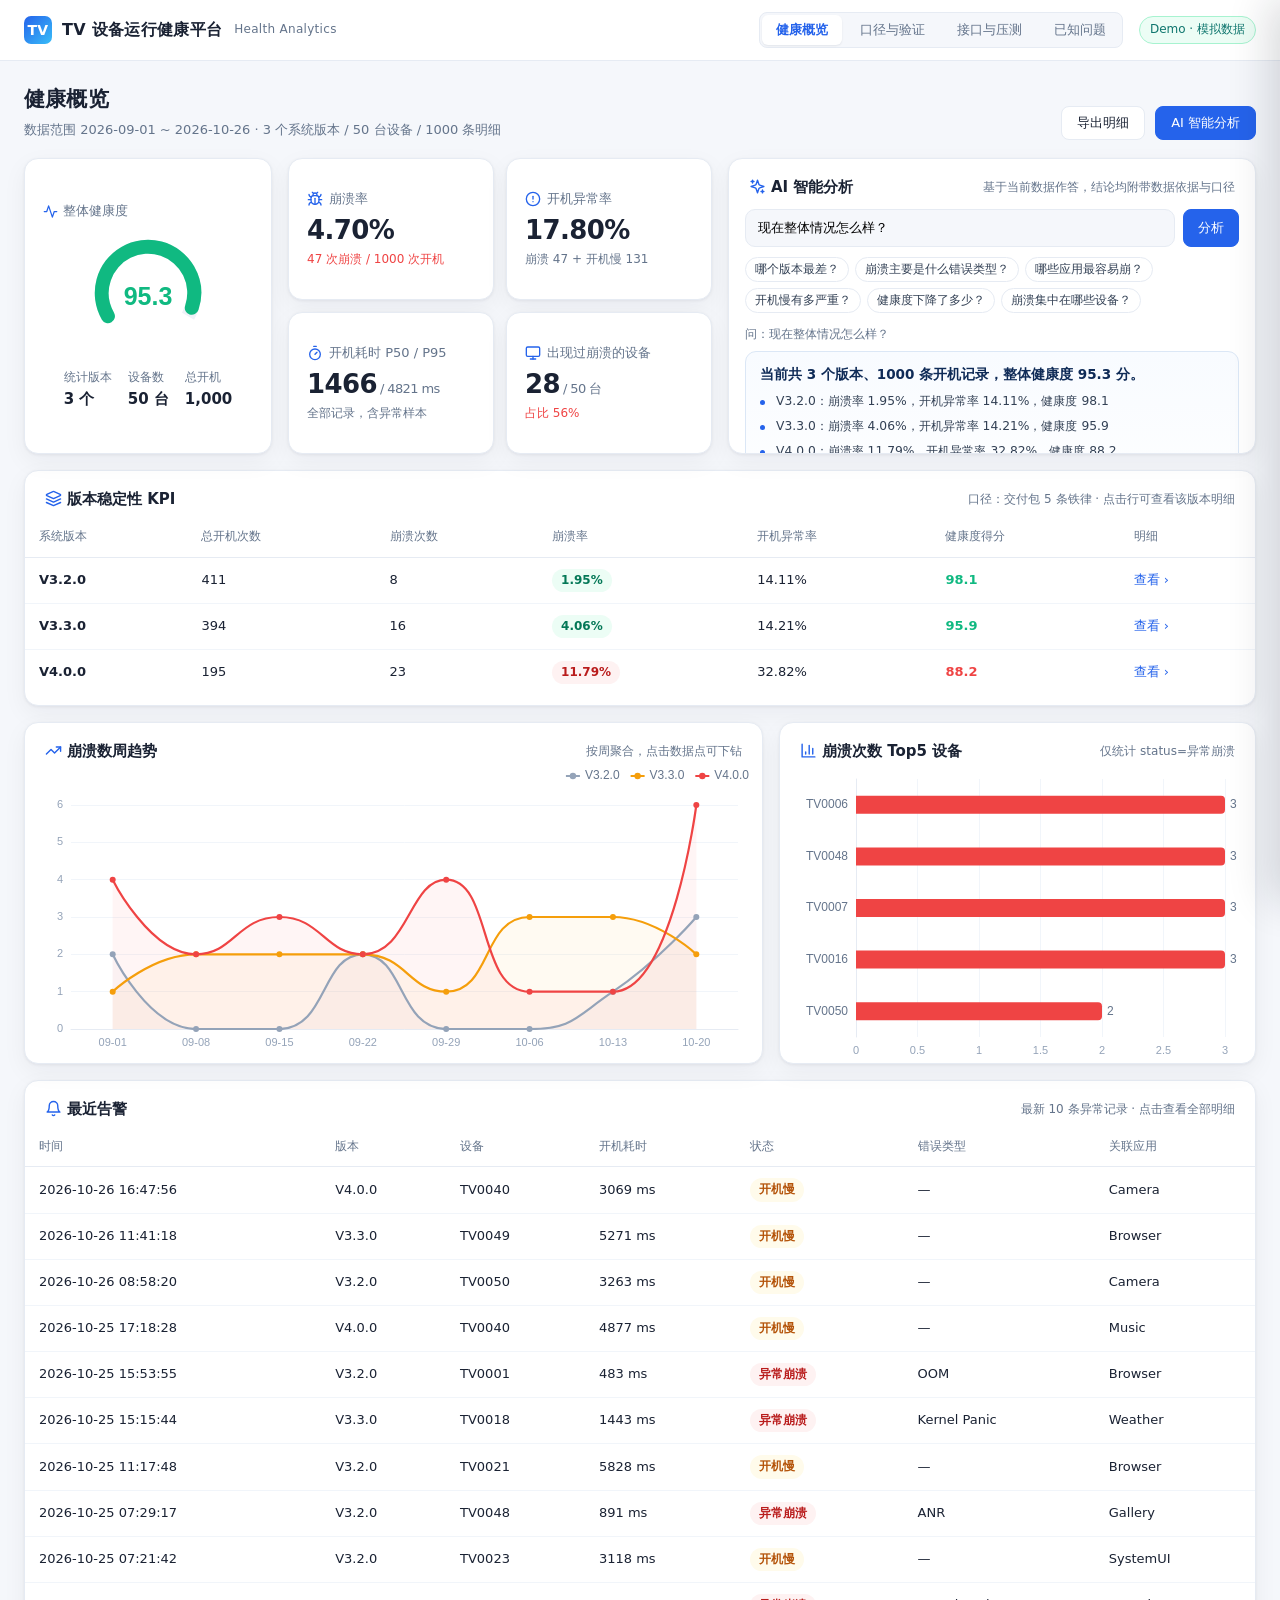
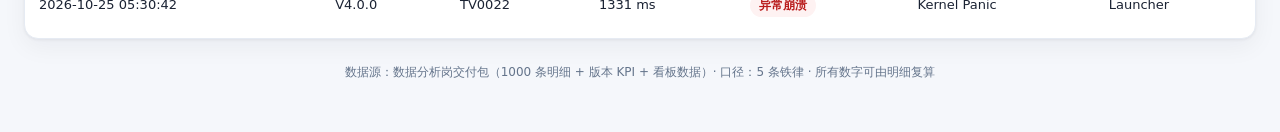
<file: index.html>
<!DOCTYPE html>
<html lang="zh-CN">
<head>
<meta charset="UTF-8">
<meta name="viewport" content="width=device-width, initial-scale=1.0">
<title>TV 设备运行健康平台 · Demo</title>
<link rel="stylesheet" href="style.css">
</head>
<body>
<svg xmlns="http://www.w3.org/2000/svg" style="display:none" aria-hidden="true">
  <symbol id="i-activity" viewBox="0 0 24 24"><path d="M22 12h-4l-3 9L9 3l-3 9H2"/></symbol>
  <symbol id="i-bug" viewBox="0 0 24 24"><path d="m8 2 1.88 1.88"/><path d="M14.12 3.88 16 2"/><path d="M9 7.13v-1a3.003 3.003 0 1 1 6 0v1"/><path d="M12 20c-3.3 0-6-2.7-6-6v-3a4 4 0 0 1 4-4h4a4 4 0 0 1 4 4v3c0 3.3-2.7 6-6 6"/><path d="M12 20v-9"/><path d="M6.53 9C4.6 8.8 3 7.1 3 5"/><path d="M6 13H2"/><path d="M3 21c0-2.1 1.7-3.9 3.8-4"/><path d="M20.97 5c0 2.1-1.6 3.8-3.5 4"/><path d="M22 13h-4"/><path d="M17.2 17c2.1.1 3.8 1.9 3.8 4"/></symbol>
  <symbol id="i-timer" viewBox="0 0 24 24"><line x1="10" x2="14" y1="2" y2="2"/><line x1="12" x2="15" y1="14" y2="11"/><circle cx="12" cy="14" r="8"/></symbol>
  <symbol id="i-monitor" viewBox="0 0 24 24"><rect width="20" height="14" x="2" y="3" rx="2"/><line x1="8" x2="16" y1="21" y2="21"/><line x1="12" x2="12" y1="17" y2="21"/></symbol>
  <symbol id="i-layers" viewBox="0 0 24 24"><path d="m12.83 2.18a2 2 0 0 0-1.66 0L2.6 6.08a1 1 0 0 0 0 1.83l8.58 3.91a2 2 0 0 0 1.66 0l8.58-3.9a1 1 0 0 0 0-1.83Z"/><path d="m22 17.65-9.17 4.16a2 2 0 0 1-1.66 0L2 17.65"/><path d="m22 12.65-9.17 4.16a2 2 0 0 1-1.66 0L2 12.65"/></symbol>
  <symbol id="i-trending-up" viewBox="0 0 24 24"><polyline points="22 7 13.5 15.5 8.5 10.5 2 17"/><polyline points="16 7 22 7 22 13"/></symbol>
  <symbol id="i-bar-chart" viewBox="0 0 24 24"><path d="M3 3v18h18"/><path d="M18 17V9"/><path d="M13 17V5"/><path d="M8 17v-3"/></symbol>
  <symbol id="i-bell" viewBox="0 0 24 24"><path d="M6 8a6 6 0 0 1 12 0c0 7 3 9 3 9H3s3-2 3-9"/><path d="M10.3 21a1.94 1.94 0 0 0 3.4 0"/></symbol>
  <symbol id="i-sparkles" viewBox="0 0 24 24"><path d="m12 3-1.912 5.813a2 2 0 0 1-1.275 1.275L3 12l5.813 1.912a2 2 0 0 1 1.275 1.275L12 21l1.912-5.813a2 2 0 0 1 1.275-1.275L21 12l-5.813-1.912a2 2 0 0 1-1.275-1.275L12 3Z"/><path d="M5 3v4"/><path d="M19 17v4"/><path d="M3 5h4"/><path d="M17 19h4"/></symbol>
  <symbol id="i-users" viewBox="0 0 24 24"><path d="M16 21v-2a4 4 0 0 0-4-4H6a4 4 0 0 0-4 4v2"/><circle cx="9" cy="7" r="4"/><path d="M22 21v-2a4 4 0 0 0-3-3.87"/><path d="M16 3.13a4 4 0 0 1 0 7.75"/></symbol>
  <symbol id="i-list-checks" viewBox="0 0 24 24"><path d="m3 17 2 2 4-4"/><path d="m3 7 2 2 4-4"/><path d="M13 6h8"/><path d="M13 12h8"/><path d="M13 18h8"/></symbol>
  <symbol id="i-scale" viewBox="0 0 24 24"><path d="m16 16 3-8 3 8c-.87.65-1.92 1-3 1s-2.13-.35-3-1Z"/><path d="m2 16 3-8 3 8c-.87.65-1.92 1-3 1s-2.13-.35-3-1Z"/><path d="M7 21h10"/><path d="M12 3v18"/><path d="M3 7h2c2 0 5-1 7-2 2 1 5 2 7 2h2"/></symbol>
  <symbol id="i-pie-chart" viewBox="0 0 24 24"><path d="M21.21 15.89A10 10 0 1 1 8 2.83"/><path d="M22 12A10 10 0 0 0 12 2v10z"/></symbol>
  <symbol id="i-lightbulb" viewBox="0 0 24 24"><path d="M15 14c.2-1 .7-1.7 1.5-2.5 1-.9 1.5-2.2 1.5-3.5A6 6 0 0 0 6 8c0 1 .2 2.2 1.5 3.5.7.7 1.3 1.5 1.5 2.5"/><path d="M9 18h6"/><path d="M10 22h4"/></symbol>
  <symbol id="i-gauge" viewBox="0 0 24 24"><path d="m12 14 4-4"/><path d="M3.34 19a10 10 0 1 1 17.32 0"/></symbol>
  <symbol id="i-circle-check" viewBox="0 0 24 24"><circle cx="12" cy="12" r="10"/><path d="m9 12 2 2 4-4"/></symbol>
  <symbol id="i-server" viewBox="0 0 24 24"><rect width="20" height="8" x="2" y="2" rx="2" ry="2"/><rect width="20" height="8" x="2" y="14" rx="2" ry="2"/><line x1="6" x2="6.01" y1="6" y2="6"/><line x1="6" x2="6.01" y1="18" y2="18"/></symbol>
  <symbol id="i-terminal" viewBox="0 0 24 24"><polyline points="4 17 10 11 4 5"/><line x1="12" x2="20" y1="19" y2="19"/></symbol>
  <symbol id="i-alert-circle" viewBox="0 0 24 24"><circle cx="12" cy="12" r="10"/><line x1="12" x2="12" y1="8" y2="12"/><line x1="12" x2="12.01" y1="16" y2="16"/></symbol>
  <symbol id="i-calendar" viewBox="0 0 24 24"><path d="M8 2v4"/><path d="M16 2v4"/><rect width="18" height="18" x="3" y="4" rx="2"/><path d="M3 10h18"/></symbol>
</svg>

<div class="topbar">
  <div class="topbar-in">
    <div class="logo">
      <span class="dot">TV</span>
      TV 设备运行健康平台
      <small>Health Analytics</small>
    </div>
    <div class="spacer"></div>
    <nav class="nav">
      <a href="index.html" class="on">健康概览</a>
      <a href="verify.html">口径与验证</a>
      <a href="perf.html">接口与压测</a>
      <a href="issues.html">已知问题</a>
    </nav>
    <span class="env-tag">Demo · 模拟数据</span>
  </div>
</div>

<div class="wrap">

  <div class="page-hd">
    <div>
      <h1>健康概览</h1>
      <div class="sub" id="rangeText">—</div>
    </div>
    <div style="display:flex;gap:10px;">
      <button class="btn" onclick="exportCSV()">导出明细</button>
      <button class="btn primary" onclick="document.querySelector('#aiQ').focus()">AI 智能分析</button>
    </div>
  </div>

  <!-- 总览 -->
  <div class="overview">
    <div class="card score-card">
      <div class="lbl"><svg class="ico"><use href="#i-activity"/></svg>整体健康度</div>
      <div id="scoreGauge"></div>
      <div class="score-meta">
        <div>统计版本<b id="smVer">—</b></div>
        <div>设备数<b id="smDev">—</b></div>
        <div>总开机<b id="smBoot">—</b></div>
      </div>
    </div>
    <div class="kpis">
      <div class="card kpi">
        <div class="t"><svg class="ico"><use href="#i-bug"/></svg>崩溃率</div>
        <div class="v" id="kCrash">—</div>
        <div class="d" id="kCrashD">—</div>
      </div>
      <div class="card kpi">
        <div class="t"><svg class="ico"><use href="#i-alert-circle"/></svg>开机异常率</div>
        <div class="v" id="kAnr">—</div>
        <div class="d" id="kAnrD">—</div>
      </div>
      <div class="card kpi">
        <div class="t"><svg class="ico"><use href="#i-timer"/></svg>开机耗时 P50 / P95</div>
        <div class="v" id="kStart">—</div>
        <div class="d" id="kStartD">—</div>
      </div>
      <div class="card kpi">
        <div class="t"><svg class="ico"><use href="#i-monitor"/></svg>出现过崩溃的设备</div>
        <div class="v" id="kPass">—</div>
        <div class="d" id="kPassD">—</div>
      </div>
    </div>

      <div class="card ai-card">
    <div class="card-hd">
      <h3><svg class="ico"><use href="#i-sparkles"/></svg>AI 智能分析</h3>
      <span class="hint">基于当前数据作答，结论均附带数据依据与口径</span>
    </div>
    <div class="ai-body">
      <div class="ai-input">
        <input id="aiQ" placeholder="问点什么，例如：哪个版本最差？崩溃主要是哪类错误？" />
        <button class="btn primary" onclick="askAI()">分析</button>
      </div>
      <div class="chips" id="chips"></div>
      <div class="ans" id="ans">
        <div class="ans-q" id="ansQ"></div>
        <div class="ans-body">
          <div class="concl" id="ansC"></div>
          <ul id="ansL"></ul>
          <div class="ev" id="ansE"></div>
        </div>
      </div>
    </div>
  </div>
  </div>

  <!-- 版本 KPI -->
  <div class="card" style="margin-bottom:16px;">
    <div class="card-hd">
      <h3><svg class="ico"><use href="#i-layers"/></svg>版本稳定性 KPI</h3>
      <span class="hint">口径：交付包 5 条铁律 · 点击行可查看该版本明细</span>
    </div>
    <div style="padding:6px 0 10px;">
      <table>
        <thead><tr>
          <th>系统版本</th><th>总开机次数</th><th>崩溃次数</th><th>崩溃率</th>
          <th>开机异常率</th><th>健康度得分</th><th>明细</th>
        </tr></thead>
        <tbody id="verBody"></tbody>
      </table>
    </div>
  </div>

  <!-- 趋势 + Top5 -->
  <div class="grid2">
    <div class="card">
      <div class="card-hd"><h3><svg class="ico"><use href="#i-trending-up"/></svg>崩溃数周趋势</h3><span class="hint">按周聚合，点击数据点可下钻</span></div>
      <div id="trendChart" class="chart"></div>
    </div>
    <div class="card">
      <div class="card-hd"><h3><svg class="ico"><use href="#i-bar-chart"/></svg>崩溃次数 Top5 设备</h3><span class="hint">仅统计 status=异常崩溃</span></div>
      <div id="devChart" class="chart"></div>
    </div>
  </div>

  <!-- 告警 -->
  <div class="card" style="margin-bottom:16px;">
    <div class="card-hd"><h3><svg class="ico"><use href="#i-bell"/></svg>最近告警</h3><span class="hint">最新 10 条异常记录 · 点击查看全部明细</span></div>
    <div style="padding:6px 0 10px;">
      <table>
        <thead><tr><th>时间</th><th>版本</th><th>设备</th><th>开机耗时</th><th>状态</th><th>错误类型</th><th>关联应用</th></tr></thead>
        <tbody id="alertBody"></tbody>
      </table>
    </div>
  </div>



  <div class="foot-note">
    数据源：数据分析岗交付包（1000 条明细 + 版本 KPI + 看板数据）· 口径：5 条铁律 · 所有数字可由明细复算
  </div>
</div>

<!-- 明细抽屉 -->
<div id="drawer" class="drawer">
  <div class="drawer-hd">
    <div><b id="drawerTitle">明细</b><span id="drawerSub" class="hint" style="margin-left:10px"></span></div>
    <button class="btn" onclick="closeDrawer()">关闭</button>
  </div>
  <div class="drawer-body"><table><thead id="drawerHead"></thead><tbody id="drawerBody"></tbody></table></div>
</div>
<div id="mask" class="mask" onclick="closeDrawer()"></div>

<script src="merge.js"></script>
<script src="echarts.min.js"></script>
<script>
const T = window.TV;
const charts = {};
const pct = v => v.toFixed(2) + '%';
const hColor = s => s >= 95 ? '#10b981' : s >= 90 ? '#f59e0b' : '#ef4444';

/* ---------- 总览 ---------- */
(function overview() {
  const totalBoot = T.recalc.reduce((a, b) => a + b.total, 0);
  const totalCrash = T.recalc.reduce((a, b) => a + b.crash, 0);
  const totalSlow = T.recalc.reduce((a, b) => a + b.slow, 0);
  const crashRate = totalCrash / totalBoot * 100;
  const bootExc = (totalCrash + totalSlow) / totalBoot * 100;
  const health = 100 * (1 - totalCrash / totalBoot);

  charts.score = echarts.init(document.getElementById('scoreGauge'));
  charts.score.setOption({
    series: [{
      type: 'gauge', startAngle: 210, endAngle: -30, min: 0, max: 100,
      progress: { show: true, width: 14, roundCap: true, itemStyle: { color: hColor(health) } },
      axisLine: { lineStyle: { width: 14, color: [[1, '#eef2f8']] } },
      pointer: { show: false }, axisTick: { show: false }, splitLine: { show: false },
      axisLabel: { show: false }, anchor: { show: false },
      detail: { valueAnimation: true, offsetCenter: [0, '10%'],
        formatter: v => v.toFixed(1), fontSize: 25, fontWeight: 'bolder', color: hColor(health) },
      data: [{ value: health }]
    }]
  });

  document.getElementById('smVer').textContent = T.stats.length + ' 个';
  document.getElementById('smDev').textContent = T.device.total_devices + ' 台';
  document.getElementById('smBoot').textContent = totalBoot.toLocaleString();

  document.getElementById('kCrash').innerHTML = pct(crashRate);
  document.getElementById('kCrashD').innerHTML = `<span class="down">${totalCrash} 次崩溃 / ${totalBoot} 次开机</span>`;
  document.getElementById('kAnr').innerHTML = pct(bootExc);
  document.getElementById('kAnrD').innerHTML = `<span class="flat">崩溃 ${totalCrash} + 开机慢 ${totalSlow}</span>`;

  const allDur = T.detail.map(d => d.dur).sort((a, b) => a - b);
  const p50 = allDur[Math.floor(allDur.length / 2)];
  const p95 = allDur[Math.min(allDur.length - 1, Math.floor(allDur.length * 0.95))];
  document.getElementById('kStart').innerHTML = p50 + '<span>/ ' + p95 + ' ms</span>';
  document.getElementById('kStartD').innerHTML = '<span class="flat">全部记录，含异常样本</span>';

  document.getElementById('kPass').innerHTML = T.device.crash_devices + '<span>/ ' + T.device.total_devices + ' 台</span>';
  document.getElementById('kPassD').innerHTML = `<span class="down">占比 ${(T.device.crash_devices / T.device.total_devices * 100).toFixed(0)}%</span>`;

  document.getElementById('rangeText').textContent =
    `数据范围 ${T.source.period} · ${T.stats.length} 个系统版本 / ${T.device.total_devices} 台设备 / 1000 条明细`;
})();

/* ---------- 版本 KPI ---------- */
document.getElementById('verBody').innerHTML = T.recalc.map(v => {
  const cls = v.health_score >= 95 ? 'g' : v.health_score >= 90 ? 'y' : 'r';
  return `<tr style="cursor:pointer" onclick="showDetail('${v.version}','')">
    <td style="font-weight:600">${v.version}</td>
    <td>${v.total.toLocaleString()}</td>
    <td>${v.crash}</td>
    <td><span class="pill ${cls}">${pct(v.crash_rate)}</span></td>
    <td>${pct(v.boot_exception_rate)}</td>
    <td><b style="color:${hColor(v.health_score)}">${v.health_score}</b></td>
    <td style="color:#2563eb">查看 ›</td>
  </tr>`;
}).join('');

/* ---------- 趋势 ---------- */
(function trend() {
  charts.trend = echarts.init(document.getElementById('trendChart'));
  const colors = ['#94a3b8', '#f59e0b', '#ef4444'];
  charts.trend.setOption({
    tooltip: { trigger: 'axis' },
    legend: { data: T.trend.series.map(s => s.version), top: 2, right: 8,
              itemWidth: 14, itemHeight: 8, textStyle: { fontSize: 12, color: '#64748b' } },
    grid: { left: 46, right: 24, top: 42, bottom: 34 },
    xAxis: { type: 'category', data: T.trend.weeks.map(w => w.slice(5)),
             axisLine: { lineStyle: { color: '#e6ebf3' } }, axisTick: { show: false },
             axisLabel: { color: '#94a3b8', fontSize: 11 } },
    yAxis: { type: 'value', splitLine: { lineStyle: { color: '#f1f5fa' } },
             axisLabel: { color: '#94a3b8', fontSize: 11 } },
    series: T.trend.series.map((s, i) => ({
      name: s.version, type: 'line', smooth: true, symbol: 'circle', symbolSize: 6,
      data: s.crash_counts, lineStyle: { width: 2.2, color: colors[i] },
      itemStyle: { color: colors[i] },
      areaStyle: { color: colors[i] + '12' }
    }))
  });
  charts.trend.on('click', p => showDetail(p.seriesName, ''));
})();

/* ---------- Top5 设备 ---------- */
(function devChart() {
  charts.dev = echarts.init(document.getElementById('devChart'));
  const d = T.top5.slice().reverse();
  charts.dev.setOption({
    tooltip: { trigger: 'axis', axisPointer: { type: 'shadow' } },
    grid: { left: 76, right: 30, top: 16, bottom: 26 },
    xAxis: { type: 'value', splitLine: { lineStyle: { color: '#f1f5fa' } },
             axisLabel: { color: '#94a3b8', fontSize: 11 } },
    yAxis: { type: 'category', data: d.map(x => x.device_id), axisTick: { show: false },
             axisLine: { lineStyle: { color: '#e6ebf3' } }, axisLabel: { color: '#64748b', fontSize: 12 } },
    series: [{
      type: 'bar', data: d.map(x => x.crash_count), barMaxWidth: 18,
      itemStyle: { color: '#ef4444', borderRadius: [0, 4, 4, 0] },
      label: { show: true, position: 'right', color: '#64748b', fontSize: 12 }
    }]
  });
  charts.dev.on('click', p => showDetail('', p.name));
})();

/* ---------- 告警表 ---------- */
document.getElementById('alertBody').innerHTML = T.alerts.map(a => `
  <tr>
    <td style="white-space:nowrap">${a.time}</td>
    <td>${a.version}</td>
    <td>${a.device_id}</td>
    <td>${a.boot_duration} ms</td>
    <td><span class="pill ${a.status === '异常崩溃' ? 'r' : 'y'}">${a.status}</span></td>
    <td>${a.error_type || '—'}</td>
    <td>${a.app_name || '—'}</td>
  </tr>`).join('');

/* ---------- 明细抽屉（可追溯）---------- */
let drawerRows = [];
function showDetail(version, device, status) {
  let rows = T.detail;
  const tags = [];
  if (version) { rows = rows.filter(r => r.v === version); tags.push('版本 ' + version); }
  if (device) { rows = rows.filter(r => r.d === device); tags.push('设备 ' + device); }
  if (status) { rows = rows.filter(r => r.s === status); tags.push('状态 ' + status); }
  rows = rows.slice().sort((a, b) => b.t.localeCompare(a.t));
  drawerRows = rows;
  document.getElementById('drawerTitle').textContent = '原始明细';
  document.getElementById('drawerSub').textContent = tags.join(' · ') + ` · 共 ${rows.length} 条`;
  document.getElementById('drawerHead').innerHTML =
    '<tr><th>时间</th><th>版本</th><th>设备</th><th>开机耗时</th><th>状态</th><th>错误类型</th><th>应用</th></tr>';
  document.getElementById('drawerBody').innerHTML = rows.slice(0, 300).map(r => `
    <tr><td>${r.t}</td><td>${r.v}</td><td>${r.d}</td><td>${r.dur}</td>
    <td>${r.s}</td><td>${r.e || '—'}</td><td>${r.a || '—'}</td></tr>`).join('');
  document.getElementById('drawer').classList.add('on');
  document.getElementById('mask').classList.add('on');
}
function closeDrawer() {
  document.getElementById('drawer').classList.remove('on');
  document.getElementById('mask').classList.remove('on');
}
function exportCSV() {
  const rows = [['time', 'version', 'device_id', 'boot_duration', 'status', 'error_type', 'app_name']];
  T.detail.forEach(r => rows.push([r.t, r.v, r.d, r.dur, r.s, r.e, r.a]));
  const csv = '\ufeff' + rows.map(r => r.join(',')).join('\n');
  const a = document.createElement('a');
  a.href = URL.createObjectURL(new Blob([csv], { type: 'text/csv' }));
  a.download = 'TV运行日志明细_' + T.source.period.replace(' ~ ', '_') + '.csv';
  a.click();
}

/* ---------- AI 分析 ---------- */
const QUESTIONS = ['哪个版本最差？', '崩溃主要是什么错误类型？', '哪些应用最容易崩？',
                   '开机慢有多严重？', '健康度下降了多少？', '崩溃集中在哪些设备？'];
document.getElementById('chips').innerHTML = QUESTIONS.map(q => `<button onclick="askAI('${q}')">${q}</button>`).join('');
document.getElementById('aiQ').addEventListener('keydown', e => { if (e.key === 'Enter') askAI(); });

function askAI(text) {
  const q = (text || document.getElementById('aiQ').value || '').trim();
  if (!q) return;
  const has = (...ks) => ks.some(k => q.includes(k));
  const R = T.recalc, A = T.attribution;
  const worst = R.slice().sort((a, b) => a.health_score - b.health_score)[0];
  const best = R.slice().sort((a, b) => b.health_score - a.health_score)[0];
  let concl = '', lines = [], ev = '';

  if (has('版本') && has('差', '最差', '最低', '降')) {
    concl = `${worst.version} 表现最差，健康度 ${worst.health_score} 分，崩溃率 ${pct(worst.crash_rate)}。`;
    lines = [
      `与最好的 ${best.version}（${best.health_score} 分 / ${pct(best.crash_rate)}）相比，崩溃率高 ${(worst.crash_rate - best.crash_rate).toFixed(2)} 个百分点，健康度低 ${(best.health_score - worst.health_score).toFixed(1)} 分`,
      `开机异常率 ${pct(worst.boot_exception_rate)}，是 ${best.version}（${pct(best.boot_exception_rate)}）的 ${(worst.boot_exception_rate / best.boot_exception_rate).toFixed(1)} 倍`,
      `该版本共 ${worst.total} 次开机、${worst.crash} 次崩溃，样本量足够支撑结论`,
      `建议暂缓该版本放量，优先排查崩溃类型（见「崩溃主要是什么错误类型」）`
    ];
    ev = '依据：口径 3/5（崩溃率 = 崩溃数 ÷ 总开机数；健康度 = 100×(1−崩溃率)）· <a href="#" onclick="showDetail(\'' + worst.version + '\',\'\');return false">查看该版本原始明细 ›</a>';
  } else if (has('错误类型', '错误', '类别', '崩在哪')) {
    const top = A.by_err_type[0];
    concl = `${worst.version} 的 ${A.v4_crash_total} 次崩溃里，${top.name} 占 ${top.pct}%（${top.count} 次）最多。`;
    lines = A.by_err_type.map(e => `${e.name}：${e.count} 次，占 ${e.pct}%`);
    lines.push(`按会话口径折算，${top.name} 单独贡献了 ${A.contrib[0].pp} 个百分点的崩溃率`);
    lines.push(`${top.name.includes('Kernel') ? '内核级崩溃通常指向驱动或系统镜像问题，不是单个 App 能修的，需要转系统团队' : '建议按该类型拉取堆栈进一步下钻'}`);
    ev = '依据：明细按 error_type 分组统计 · <a href="#" onclick="showDetail(\'' + worst.version + '\',\'\',\'异常崩溃\');return false">查看该版本崩溃明细 ›</a>';
  } else if (has('应用', 'app', 'APP')) {
    const app = A.by_app[0];
    concl = `${app.name} 是崩溃最多的应用，共 ${app.count} 次，占该版本崩溃的 ${app.pct}%。`;
    lines = A.by_app.slice(0, 4).map(a => `${a.name}：${a.count} 次（${a.pct}%）`);
    lines.push(`崩溃应用分布较分散，没有单一应用占绝对多数，说明问题更可能在系统层而非某个 App`);
    ev = '依据：明细按 app_name 分组 · 仅统计 status=异常崩溃';
  } else if (has('开机慢', '启动', '开机')) {
    const d = T.duration;
    concl = `开机慢共 ${d['开机慢'].count} 条，中位耗时 ${d['开机慢'].p50} ms，是正常开机（${d['正常'].p50} ms）的 ${(d['开机慢'].p50 / d['正常'].p50).toFixed(1)} 倍。`;
    lines = [
      `正常开机 ${d['正常'].count} 条：P50 ${d['正常'].p50} ms / P95 ${d['正常'].p95} ms`,
      `开机慢 ${d['开机慢'].count} 条：P50 ${d['开机慢'].p50} ms / P95 ${d['开机慢'].p95} ms`,
      `异常崩溃 ${d['异常崩溃'].count} 条：P50 ${d['异常崩溃'].p50} ms（崩溃时反而更快结束）`,
      `开机异常率 = (崩溃 + 开机慢) ÷ 总开机 = ${pct((T.recalc.reduce((a,b)=>a+b.crash,0) + d['开机慢'].count) / T.detail.length * 100)}`
    ];
    ev = '依据：口径 4（开机异常率）· 按 status 分组统计 boot_duration 分位';
  } else if (has('健康度', '下降', '多少分')) {
    const gap = (best.health_score - worst.health_score).toFixed(1);
    concl = `健康度从 ${best.version} 的 ${best.health_score} 分降到 ${worst.version} 的 ${worst.health_score} 分，下降 ${gap} 分。`;
    lines = R.map(r => `${r.version}：健康度 ${r.health_score} 分，崩溃率 ${pct(r.crash_rate)}`);
    lines.push(`健康度只由崩溃率决定（口径 5：100×(1−崩溃率)），因此这 ${gap} 分全部来自崩溃率上升`);
    ev = '依据：口径 5 · 注意健康度不包含开机慢，开机慢只看开机异常率';
  } else if (has('设备', '机型', '台')) {
    concl = `${T.device.crash_devices} 台设备出现过崩溃，占全部 ${T.device.total_devices} 台的 ${(T.device.crash_devices / T.device.total_devices * 100).toFixed(0)}%。`;
    lines = T.device.top.slice(0, 5).map((d, i) => `第 ${i + 1} 名 ${d.device_id}：${d.crash} 次崩溃（涉及 ${d.versions.join('/')}）`);
    lines.push(`崩溃没有集中在极少数设备上，说明不是个体硬件故障，而是批量性问题`);
    ev = '依据：明细按 device_id 分组 · <a href="#" onclick="showDetail(\'\',\'' + T.device.top[0].device_id + '\');return false">查看崩溃最多设备明细 ›</a>';
  } else {
    concl = `当前共 ${T.recalc.length} 个版本、${T.detail.length} 条开机记录，整体健康度 ${(100 * (1 - T.recalc.reduce((a,b)=>a+b.crash,0) / T.detail.length)).toFixed(1)} 分。`;
    lines = R.map(r => `${r.version}：崩溃率 ${pct(r.crash_rate)}，开机异常率 ${pct(r.boot_exception_rate)}，健康度 ${r.health_score}`);
    lines.push(`可以问我：版本对比、崩溃错误类型、崩溃应用、开机慢、健康度变化、设备分布`);
    ev = '依据：交付包 3 个版本的 KPI · 口径见《口径与验证》页';
  }

  document.getElementById('ansQ').textContent = '问：' + q;
  document.getElementById('ansC').textContent = concl;
  document.getElementById('ansL').innerHTML = lines.map(l => `<li>${l}</li>`).join('');
  document.getElementById('ansE').innerHTML = ev;
  document.getElementById('ans').classList.add('on');
}

/* URL 参数 */
const q0 = new URLSearchParams(location.search).get('q');
if (q0) { document.getElementById('aiQ').value = q0; askAI(q0); }
else { document.getElementById('aiQ').value = '现在整体情况怎么样？'; askAI(); }

window.addEventListener('resize', () => Object.values(charts).forEach(c => c && c.resize()));
</script>
</body>
</html>
</file>
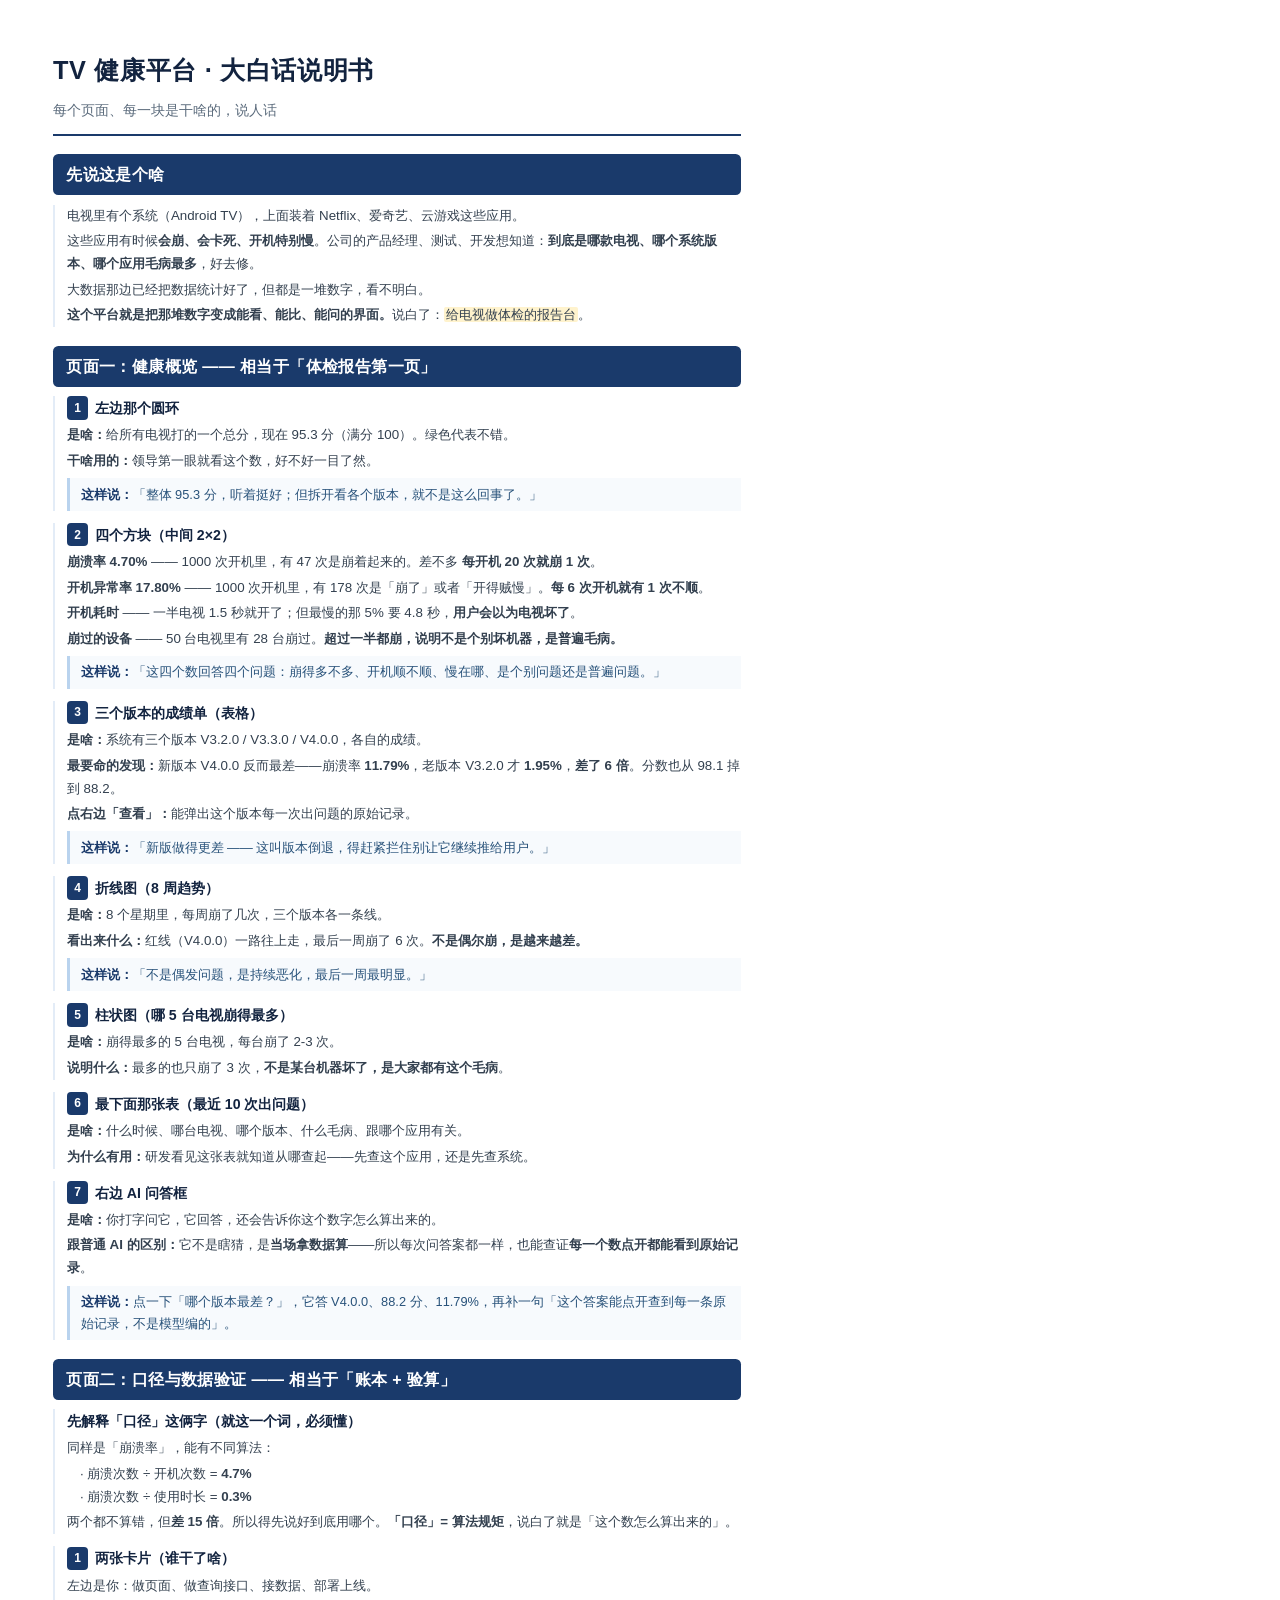
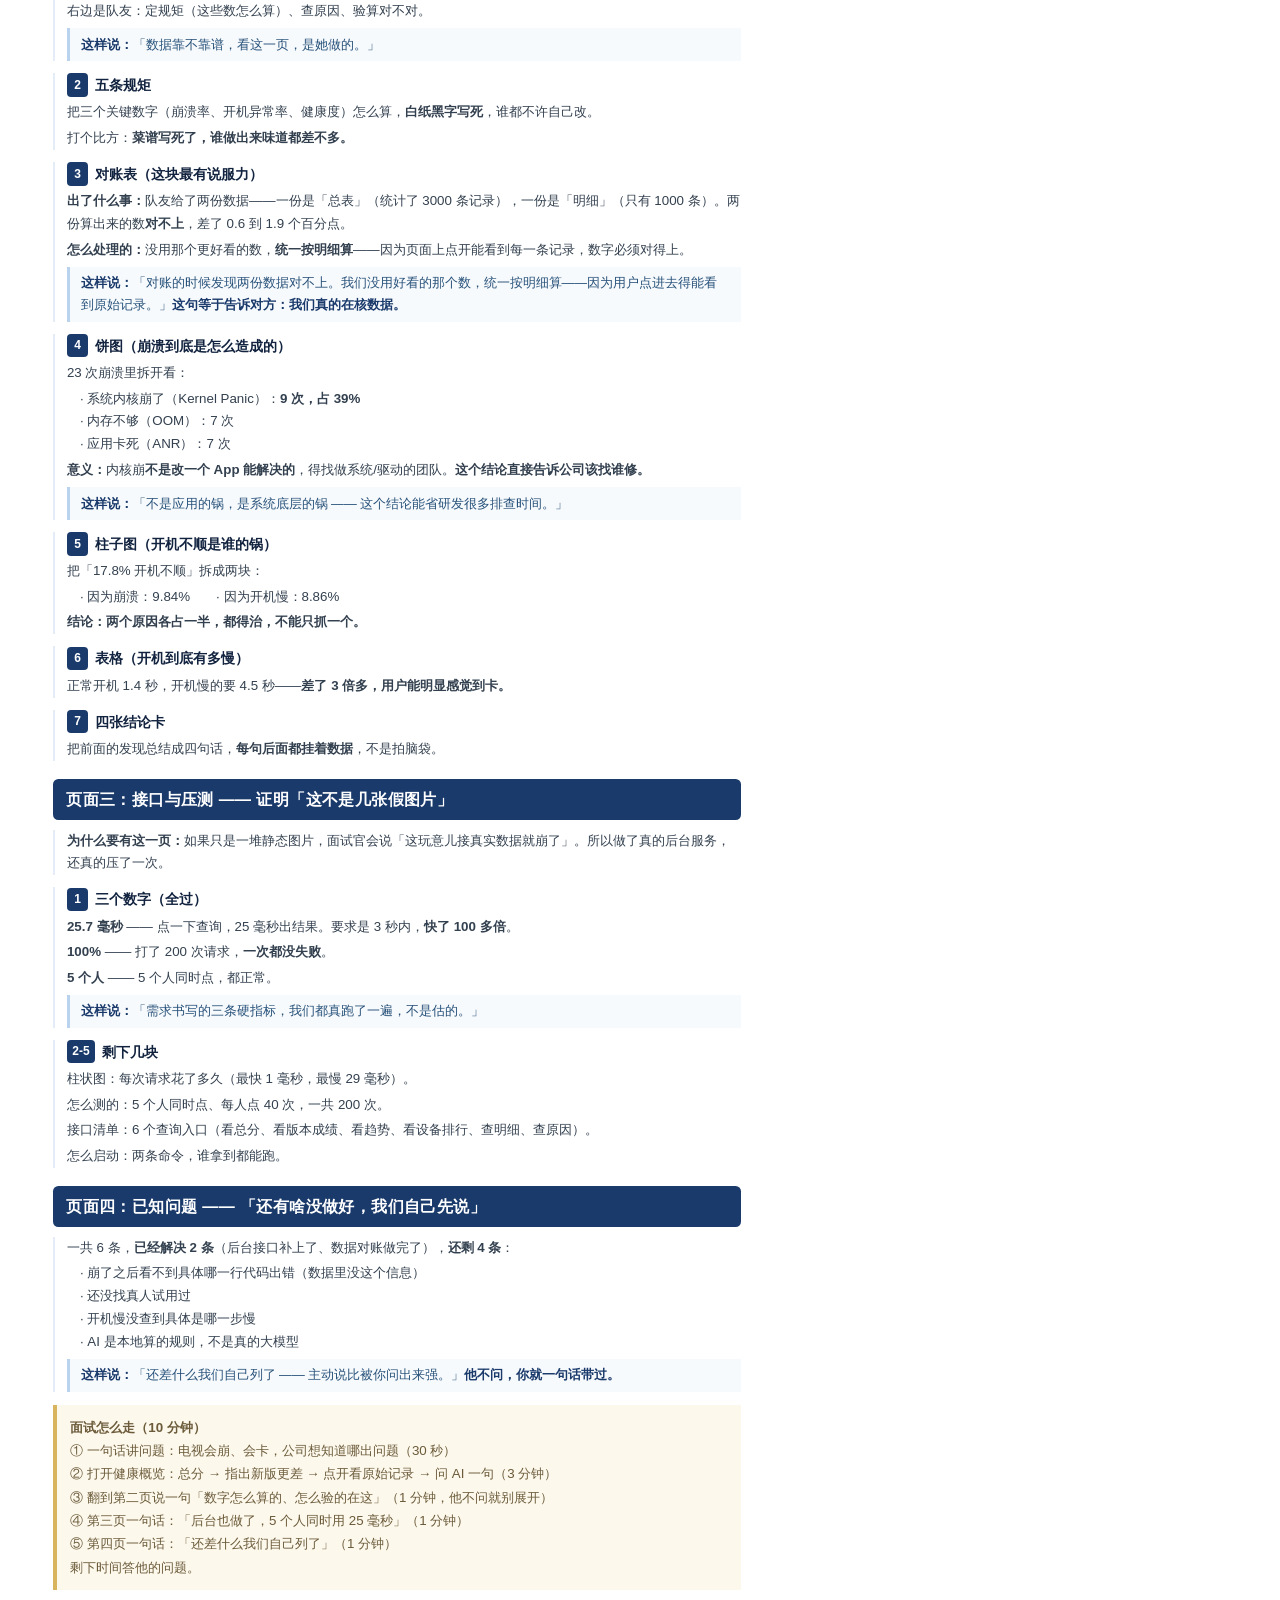
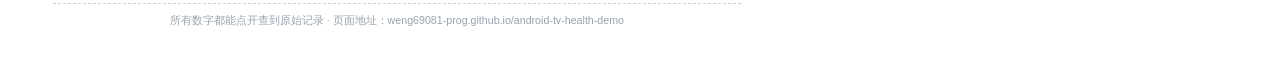
<file: guide.html>
<!DOCTYPE html>
<html lang="zh-CN">
<head>
<meta charset="UTF-8">
<style>
  @page { size:A4; margin:0; }
  *{margin:0;padding:0;box-sizing:border-box;}
  body{font-family:"Microsoft YaHei","PingFang SC",sans-serif;width:210mm;color:#22272e;
       font-size:10.2pt;line-height:1.72;padding:13mm 14mm;}
  .cover{border-bottom:2.2pt solid #1a3a6b;padding-bottom:8pt;margin-bottom:10pt;}
  .cover h1{font-size:19pt;color:#12233f;letter-spacing:.5pt;}
  .cover .sub{font-size:10.4pt;color:#5b6b7c;margin-top:5pt;}

  h2{font-size:12pt;color:#fff;background:#1a3a6b;padding:5pt 10pt;border-radius:4pt;
     margin:14pt 0 7pt;letter-spacing:.3pt;}
  .blk{margin-bottom:9pt;padding-left:9pt;border-left:2pt solid #e3ecf7;}
  .blk h4{font-size:10.6pt;color:#12233f;margin-bottom:3pt;}
  .blk p{font-size:10pt;color:#33404f;margin-bottom:2pt;}
  .num{display:inline-block;background:#1a3a6b;color:#fff;font-size:9pt;font-weight:700;
       min-width:16pt;text-align:center;padding:1pt 4pt;border-radius:3pt;margin-right:5pt;vertical-align:1pt;}
  .say{background:#f7fafd;border-left:2.5pt solid #b9d3ee;padding:4pt 8pt;margin-top:4pt;
       font-size:9.6pt;color:#28527a;}
  .say b{color:#1a3a6b;}
  .tip{background:#fdf8ec;border-left:3pt solid #d9b45e;padding:8pt 10pt;font-size:10pt;
       color:#6b5b3a;margin:10pt 0;line-height:1.75;}
  .foot{margin-top:10pt;border-top:.5pt dashed #c8d2dc;padding-top:5pt;
        font-size:8pt;color:#98a3ae;text-align:center;}
  .hl{background:#fff3cd;padding:0 2px;border-radius:2px;}
</style>
</head>
<body>

<div class="cover">
  <h1>TV 健康平台 · 大白话说明书</h1>
  <div class="sub">每个页面、每一块是干啥的，说人话</div>
</div>

<h2>先说这是个啥</h2>
<div class="blk">
  <p>电视里有个系统（Android TV），上面装着 Netflix、爱奇艺、云游戏这些应用。</p>
  <p>这些应用有时候<b>会崩、会卡死、开机特别慢</b>。公司的产品经理、测试、开发想知道：<b>到底是哪款电视、哪个系统版本、哪个应用毛病最多</b>，好去修。</p>
  <p>大数据那边已经把数据统计好了，但都是一堆数字，看不明白。</p>
  <p><b>这个平台就是把那堆数字变成能看、能比、能问的界面。</b>说白了：<span class="hl">给电视做体检的报告台</span>。</p>
</div>

<h2>页面一：健康概览 —— 相当于「体检报告第一页」</h2>

<div class="blk">
  <h4><span class="num">1</span>左边那个圆环</h4>
  <p><b>是啥：</b>给所有电视打的一个总分，现在 95.3 分（满分 100）。绿色代表不错。</p>
  <p><b>干啥用的：</b>领导第一眼就看这个数，好不好一目了然。</p>
  <div class="say"><b>这样说：</b>「整体 95.3 分，听着挺好；但拆开看各个版本，就不是这么回事了。」</div>
</div>

<div class="blk">
  <h4><span class="num">2</span>四个方块（中间 2×2）</h4>
  <p><b>崩溃率 4.70%</b> —— 1000 次开机里，有 47 次是崩着起来的。差不多 <b>每开机 20 次就崩 1 次</b>。</p>
  <p><b>开机异常率 17.80%</b> —— 1000 次开机里，有 178 次是「崩了」或者「开得贼慢」。<b>每 6 次开机就有 1 次不顺</b>。</p>
  <p><b>开机耗时</b> —— 一半电视 1.5 秒就开了；但最慢的那 5% 要 4.8 秒，<b>用户会以为电视坏了</b>。</p>
  <p><b>崩过的设备</b> —— 50 台电视里有 28 台崩过。<b>超过一半都崩，说明不是个别坏机器，是普遍毛病。</b></p>
  <div class="say"><b>这样说：</b>「这四个数回答四个问题：崩得多不多、开机顺不顺、慢在哪、是个别问题还是普遍问题。」</div>
</div>

<div class="blk">
  <h4><span class="num">3</span>三个版本的成绩单（表格）</h4>
  <p><b>是啥：</b>系统有三个版本 V3.2.0 / V3.3.0 / V4.0.0，各自的成绩。</p>
  <p><b>最要命的发现：</b>新版本 V4.0.0 反而最差——崩溃率 <b>11.79%</b>，老版本 V3.2.0 才 <b>1.95%</b>，<b>差了 6 倍</b>。分数也从 98.1 掉到 88.2。</p>
  <p><b>点右边「查看」：</b>能弹出这个版本每一次出问题的原始记录。</p>
  <div class="say"><b>这样说：</b>「新版做得更差 —— 这叫版本倒退，得赶紧拦住别让它继续推给用户。」</div>
</div>

<div class="blk">
  <h4><span class="num">4</span>折线图（8 周趋势）</h4>
  <p><b>是啥：</b>8 个星期里，每周崩了几次，三个版本各一条线。</p>
  <p><b>看出来什么：</b>红线（V4.0.0）一路往上走，最后一周崩了 6 次。<b>不是偶尔崩，是越来越差。</b></p>
  <div class="say"><b>这样说：</b>「不是偶发问题，是持续恶化，最后一周最明显。」</div>
</div>

<div class="blk">
  <h4><span class="num">5</span>柱状图（哪 5 台电视崩得最多）</h4>
  <p><b>是啥：</b>崩得最多的 5 台电视，每台崩了 2-3 次。</p>
  <p><b>说明什么：</b>最多的也只崩了 3 次，<b>不是某台机器坏了，是大家都有这个毛病</b>。</p>
</div>

<div class="blk">
  <h4><span class="num">6</span>最下面那张表（最近 10 次出问题）</h4>
  <p><b>是啥：</b>什么时候、哪台电视、哪个版本、什么毛病、跟哪个应用有关。</p>
  <p><b>为什么有用：</b>研发看见这张表就知道从哪查起——先查这个应用，还是先查系统。</p>
</div>

<div class="blk">
  <h4><span class="num">7</span>右边 AI 问答框</h4>
  <p><b>是啥：</b>你打字问它，它回答，还会告诉你这个数字怎么算出来的。</p>
  <p><b>跟普通 AI 的区别：</b>它不是瞎猜，是<b>当场拿数据算</b>——所以每次问答案都一样，也能查证<b>每一个数点开都能看到原始记录</b>。</p>
  <div class="say"><b>这样说：</b>点一下「哪个版本最差？」，它答 V4.0.0、88.2 分、11.79%，再补一句「这个答案能点开查到每一条原始记录，不是模型编的」。</div>
</div>

<h2>页面二：口径与数据验证 —— 相当于「账本 + 验算」</h2>

<div class="blk">
  <h4>先解释「口径」这俩字（就这一个词，必须懂）</h4>
  <p>同样是「崩溃率」，能有不同算法：</p>
  <p>　· 崩溃次数 ÷ 开机次数 = <b>4.7%</b><br>　· 崩溃次数 ÷ 使用时长 = <b>0.3%</b></p>
  <p>两个都不算错，但<b>差 15 倍</b>。所以得先说好到底用哪个。<b>「口径」= 算法规矩</b>，说白了就是「这个数怎么算出来的」。</p>
</div>

<div class="blk">
  <h4><span class="num">1</span>两张卡片（谁干了啥）</h4>
  <p>左边是你：做页面、做查询接口、接数据、部署上线。</p>
  <p>右边是队友：定规矩（这些数怎么算）、查原因、验算对不对。</p>
  <div class="say"><b>这样说：</b>「数据靠不靠谱，看这一页，是她做的。」</div>
</div>

<div class="blk">
  <h4><span class="num">2</span>五条规矩</h4>
  <p>把三个关键数字（崩溃率、开机异常率、健康度）怎么算，<b>白纸黑字写死</b>，谁都不许自己改。</p>
  <p>打个比方：<b>菜谱写死了，谁做出来味道都差不多。</b></p>
</div>

<div class="blk">
  <h4><span class="num">3</span>对账表（这块最有说服力）</h4>
  <p><b>出了什么事：</b>队友给了两份数据——一份是「总表」（统计了 3000 条记录），一份是「明细」（只有 1000 条）。两份算出来的数<b>对不上</b>，差了 0.6 到 1.9 个百分点。</p>
  <p><b>怎么处理的：</b>没用那个更好看的数，<b>统一按明细算</b>——因为页面上点开能看到每一条记录，数字必须对得上。</p>
  <div class="say"><b>这样说：</b>「对账的时候发现两份数据对不上。我们没用好看的那个数，统一按明细算——因为用户点进去得能看到原始记录。」<b>这句等于告诉对方：我们真的在核数据。</b></div>
</div>

<div class="blk">
  <h4><span class="num">4</span>饼图（崩溃到底是怎么造成的）</h4>
  <p>23 次崩溃里拆开看：</p>
  <p>　· 系统内核崩了（Kernel Panic）：<b>9 次，占 39%</b><br>　· 内存不够（OOM）：7 次<br>　· 应用卡死（ANR）：7 次</p>
  <p><b>意义：</b>内核崩<b>不是改一个 App 能解决的</b>，得找做系统/驱动的团队。<b>这个结论直接告诉公司该找谁修。</b></p>
  <div class="say"><b>这样说：</b>「不是应用的锅，是系统底层的锅 —— 这个结论能省研发很多排查时间。」</div>
</div>

<div class="blk">
  <h4><span class="num">5</span>柱子图（开机不顺是谁的锅）</h4>
  <p>把「17.8% 开机不顺」拆成两块：</p>
  <p>　· 因为崩溃：9.84%　　· 因为开机慢：8.86%</p>
  <p><b>结论：两个原因各占一半，都得治，不能只抓一个。</b></p>
</div>

<div class="blk">
  <h4><span class="num">6</span>表格（开机到底有多慢）</h4>
  <p>正常开机 1.4 秒，开机慢的要 4.5 秒——<b>差了 3 倍多，用户能明显感觉到卡。</b></p>
</div>

<div class="blk">
  <h4><span class="num">7</span>四张结论卡</h4>
  <p>把前面的发现总结成四句话，<b>每句后面都挂着数据</b>，不是拍脑袋。</p>
</div>

<h2>页面三：接口与压测 —— 证明「这不是几张假图片」</h2>

<div class="blk">
  <p><b>为什么要有这一页：</b>如果只是一堆静态图片，面试官会说「这玩意儿接真实数据就崩了」。所以做了真的后台服务，还真的压了一次。</p>
</div>

<div class="blk">
  <h4><span class="num">1</span>三个数字（全过）</h4>
  <p><b>25.7 毫秒</b> —— 点一下查询，25 毫秒出结果。要求是 3 秒内，<b>快了 100 多倍</b>。</p>
  <p><b>100%</b> —— 打了 200 次请求，<b>一次都没失败</b>。</p>
  <p><b>5 个人</b> —— 5 个人同时点，都正常。</p>
  <div class="say"><b>这样说：</b>「需求书写的三条硬指标，我们都真跑了一遍，不是估的。」</div>
</div>

<div class="blk">
  <h4><span class="num">2-5</span>剩下几块</h4>
  <p>柱状图：每次请求花了多久（最快 1 毫秒，最慢 29 毫秒）。</p>
  <p>怎么测的：5 个人同时点、每人点 40 次，一共 200 次。</p>
  <p>接口清单：6 个查询入口（看总分、看版本成绩、看趋势、看设备排行、查明细、查原因）。</p>
  <p>怎么启动：两条命令，谁拿到都能跑。</p>
</div>

<h2>页面四：已知问题 —— 「还有啥没做好，我们自己先说」</h2>
<div class="blk">
  <p>一共 6 条，<b>已经解决 2 条</b>（后台接口补上了、数据对账做完了），<b>还剩 4 条</b>：</p>
  <p>　· 崩了之后看不到具体哪一行代码出错（数据里没这个信息）<br>
     　· 还没找真人试用过<br>
     　· 开机慢没查到具体是哪一步慢<br>
     　· AI 是本地算的规则，不是真的大模型</p>
  <div class="say"><b>这样说：</b>「还差什么我们自己列了 —— 主动说比被你问出来强。」<b>他不问，你就一句话带过。</b></div>
</div>

<div class="tip">
  <b>面试怎么走（10 分钟）</b><br>
  ① 一句话讲问题：电视会崩、会卡，公司想知道哪出问题（30 秒）<br>
  ② 打开健康概览：总分 → 指出新版更差 → 点开看原始记录 → 问 AI 一句（3 分钟）<br>
  ③ 翻到第二页说一句「数字怎么算的、怎么验的在这」（1 分钟，他不问就别展开）<br>
  ④ 第三页一句话：「后台也做了，5 个人同时用 25 毫秒」（1 分钟）<br>
  ⑤ 第四页一句话：「还差什么我们自己列了」（1 分钟）<br>
  剩下时间答他的问题。
</div>

<div class="foot">所有数字都能点开查到原始记录 · 页面地址：weng69081-prog.github.io/android-tv-health-demo</div>

</body>
</html>
</file>
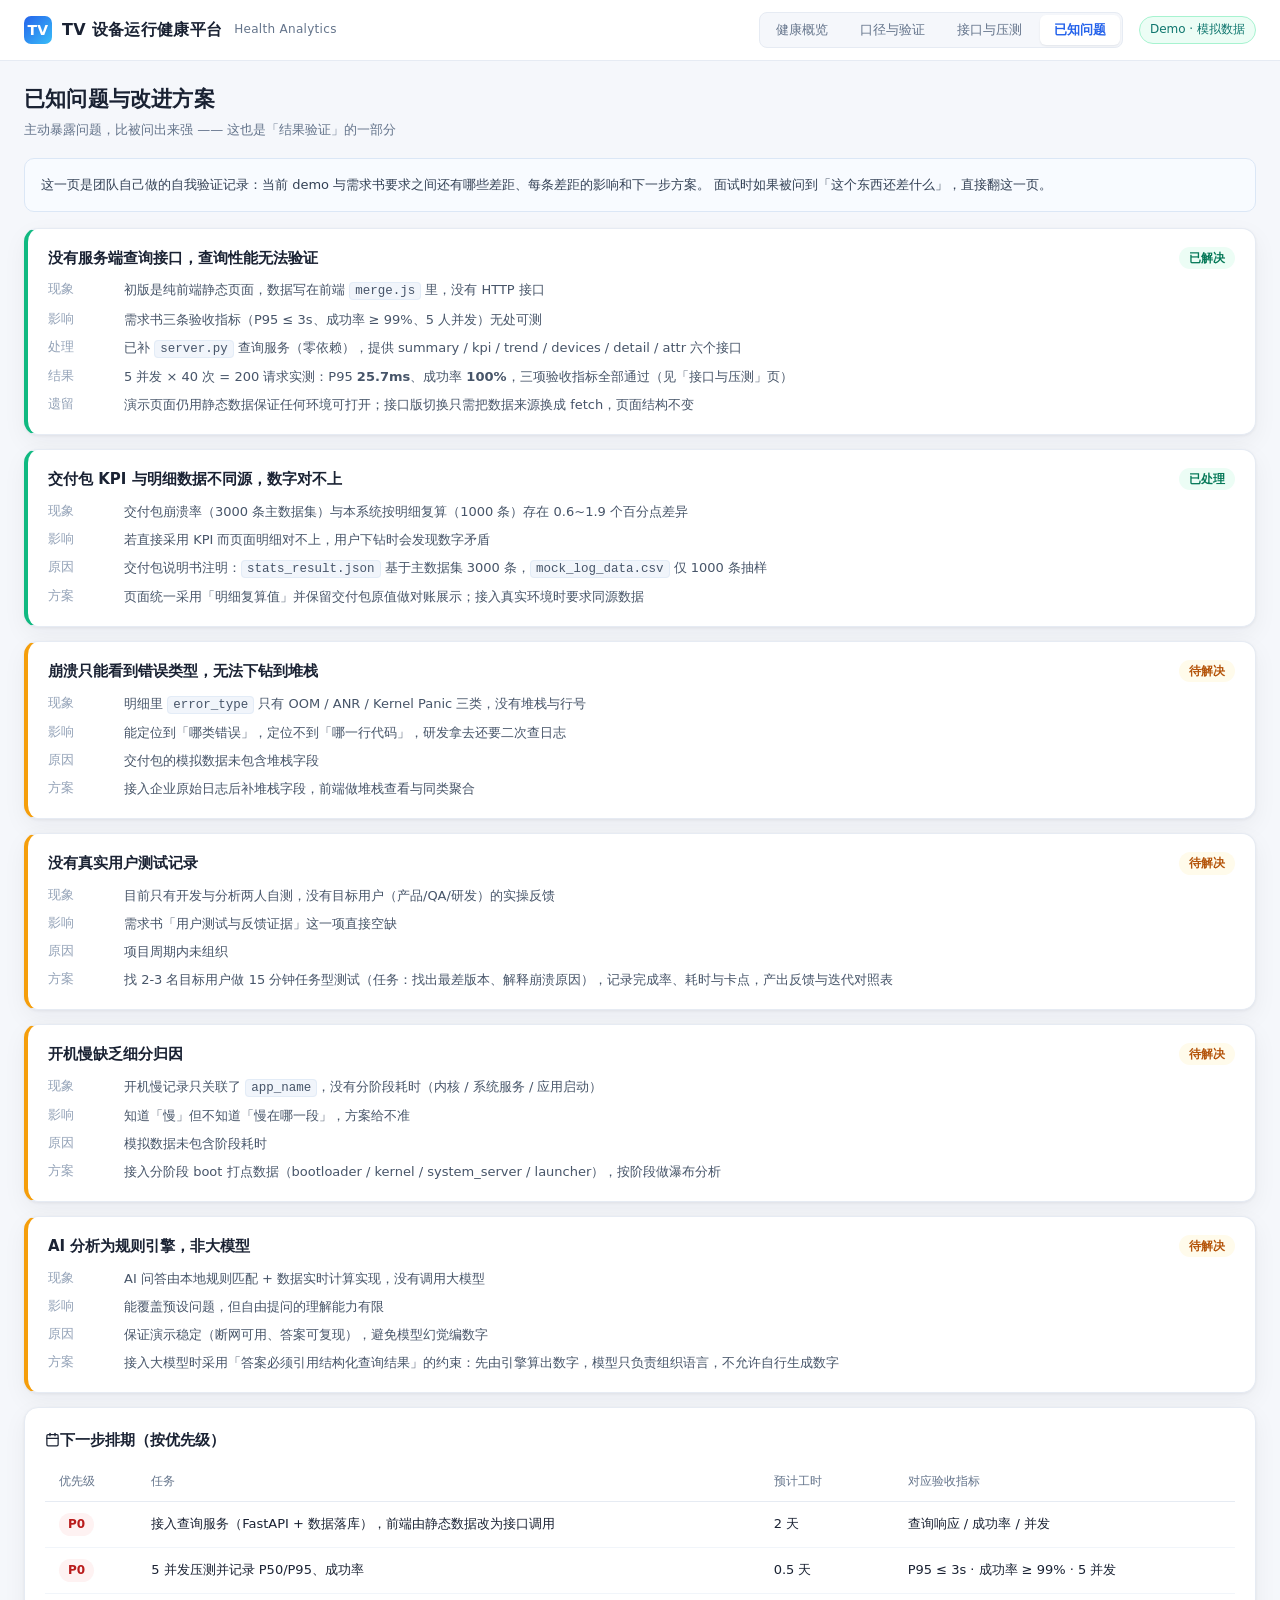
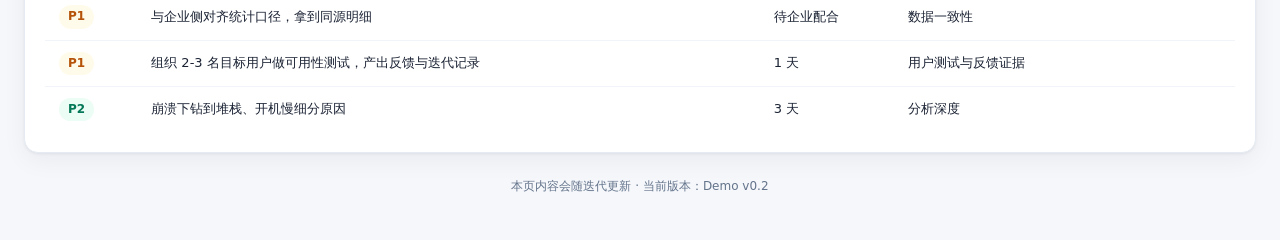
<file: issues.html>
<!DOCTYPE html>
<html lang="zh-CN">
<head>
<meta charset="UTF-8">
<meta name="viewport" content="width=device-width, initial-scale=1.0">
<title>已知问题与改进 · TV 设备运行健康平台</title>
<link rel="stylesheet" href="style.css">
<style>
  .issue{padding:18px 20px;margin-bottom:14px;border-left:4px solid #f59e0b;}
  .issue.fixed{border-left-color:#10b981;}
  .issue.wip{border-left-color:#2563eb;}
  .issue-hd{display:flex;align-items:flex-start;justify-content:space-between;gap:14px;margin-bottom:10px;}
  .issue-hd h4{font-size:15px;line-height:1.5;}
  .badge{flex:0 0 auto;font-size:11.5px;padding:2px 10px;border-radius:20px;font-weight:600;}
  .badge.todo{background:#fffbeb;color:#b45309;}
  .badge.done{background:#ecfdf5;color:#047857;}
  .badge.doing{background:#eff6ff;color:#1d4ed8;}
  .kv{display:grid;grid-template-columns:64px 1fr;gap:6px 12px;font-size:13px;color:#475569;}
  .kv dt{color:#94a3b8;font-size:12.5px;}
  .kv dd{line-height:1.7;}
  .kv dd code{background:#f1f5fb;border:1px solid #e3ecf7;border-radius:4px;padding:1px 5px;font-size:12.5px;}
  .note{background:#f8fbff;border:1px solid #dbe7f6;border-radius:10px;padding:14px 16px;font-size:13px;color:#334155;line-height:1.8;margin-bottom:16px;}
</style>
</head>
<body>
<svg xmlns="http://www.w3.org/2000/svg" style="display:none" aria-hidden="true">
  <symbol id="i-activity" viewBox="0 0 24 24"><path d="M22 12h-4l-3 9L9 3l-3 9H2"/></symbol>
  <symbol id="i-bug" viewBox="0 0 24 24"><path d="m8 2 1.88 1.88"/><path d="M14.12 3.88 16 2"/><path d="M9 7.13v-1a3.003 3.003 0 1 1 6 0v1"/><path d="M12 20c-3.3 0-6-2.7-6-6v-3a4 4 0 0 1 4-4h4a4 4 0 0 1 4 4v3c0 3.3-2.7 6-6 6"/><path d="M12 20v-9"/><path d="M6.53 9C4.6 8.8 3 7.1 3 5"/><path d="M6 13H2"/><path d="M3 21c0-2.1 1.7-3.9 3.8-4"/><path d="M20.97 5c0 2.1-1.6 3.8-3.5 4"/><path d="M22 13h-4"/><path d="M17.2 17c2.1.1 3.8 1.9 3.8 4"/></symbol>
  <symbol id="i-timer" viewBox="0 0 24 24"><line x1="10" x2="14" y1="2" y2="2"/><line x1="12" x2="15" y1="14" y2="11"/><circle cx="12" cy="14" r="8"/></symbol>
  <symbol id="i-monitor" viewBox="0 0 24 24"><rect width="20" height="14" x="2" y="3" rx="2"/><line x1="8" x2="16" y1="21" y2="21"/><line x1="12" x2="12" y1="17" y2="21"/></symbol>
  <symbol id="i-layers" viewBox="0 0 24 24"><path d="m12.83 2.18a2 2 0 0 0-1.66 0L2.6 6.08a1 1 0 0 0 0 1.83l8.58 3.91a2 2 0 0 0 1.66 0l8.58-3.9a1 1 0 0 0 0-1.83Z"/><path d="m22 17.65-9.17 4.16a2 2 0 0 1-1.66 0L2 17.65"/><path d="m22 12.65-9.17 4.16a2 2 0 0 1-1.66 0L2 12.65"/></symbol>
  <symbol id="i-trending-up" viewBox="0 0 24 24"><polyline points="22 7 13.5 15.5 8.5 10.5 2 17"/><polyline points="16 7 22 7 22 13"/></symbol>
  <symbol id="i-bar-chart" viewBox="0 0 24 24"><path d="M3 3v18h18"/><path d="M18 17V9"/><path d="M13 17V5"/><path d="M8 17v-3"/></symbol>
  <symbol id="i-bell" viewBox="0 0 24 24"><path d="M6 8a6 6 0 0 1 12 0c0 7 3 9 3 9H3s3-2 3-9"/><path d="M10.3 21a1.94 1.94 0 0 0 3.4 0"/></symbol>
  <symbol id="i-sparkles" viewBox="0 0 24 24"><path d="m12 3-1.912 5.813a2 2 0 0 1-1.275 1.275L3 12l5.813 1.912a2 2 0 0 1 1.275 1.275L12 21l1.912-5.813a2 2 0 0 1 1.275-1.275L21 12l-5.813-1.912a2 2 0 0 1-1.275-1.275L12 3Z"/><path d="M5 3v4"/><path d="M19 17v4"/><path d="M3 5h4"/><path d="M17 19h4"/></symbol>
  <symbol id="i-users" viewBox="0 0 24 24"><path d="M16 21v-2a4 4 0 0 0-4-4H6a4 4 0 0 0-4 4v2"/><circle cx="9" cy="7" r="4"/><path d="M22 21v-2a4 4 0 0 0-3-3.87"/><path d="M16 3.13a4 4 0 0 1 0 7.75"/></symbol>
  <symbol id="i-list-checks" viewBox="0 0 24 24"><path d="m3 17 2 2 4-4"/><path d="m3 7 2 2 4-4"/><path d="M13 6h8"/><path d="M13 12h8"/><path d="M13 18h8"/></symbol>
  <symbol id="i-scale" viewBox="0 0 24 24"><path d="m16 16 3-8 3 8c-.87.65-1.92 1-3 1s-2.13-.35-3-1Z"/><path d="m2 16 3-8 3 8c-.87.65-1.92 1-3 1s-2.13-.35-3-1Z"/><path d="M7 21h10"/><path d="M12 3v18"/><path d="M3 7h2c2 0 5-1 7-2 2 1 5 2 7 2h2"/></symbol>
  <symbol id="i-pie-chart" viewBox="0 0 24 24"><path d="M21.21 15.89A10 10 0 1 1 8 2.83"/><path d="M22 12A10 10 0 0 0 12 2v10z"/></symbol>
  <symbol id="i-lightbulb" viewBox="0 0 24 24"><path d="M15 14c.2-1 .7-1.7 1.5-2.5 1-.9 1.5-2.2 1.5-3.5A6 6 0 0 0 6 8c0 1 .2 2.2 1.5 3.5.7.7 1.3 1.5 1.5 2.5"/><path d="M9 18h6"/><path d="M10 22h4"/></symbol>
  <symbol id="i-gauge" viewBox="0 0 24 24"><path d="m12 14 4-4"/><path d="M3.34 19a10 10 0 1 1 17.32 0"/></symbol>
  <symbol id="i-circle-check" viewBox="0 0 24 24"><circle cx="12" cy="12" r="10"/><path d="m9 12 2 2 4-4"/></symbol>
  <symbol id="i-server" viewBox="0 0 24 24"><rect width="20" height="8" x="2" y="2" rx="2" ry="2"/><rect width="20" height="8" x="2" y="14" rx="2" ry="2"/><line x1="6" x2="6.01" y1="6" y2="6"/><line x1="6" x2="6.01" y1="18" y2="18"/></symbol>
  <symbol id="i-terminal" viewBox="0 0 24 24"><polyline points="4 17 10 11 4 5"/><line x1="12" x2="20" y1="19" y2="19"/></symbol>
  <symbol id="i-alert-circle" viewBox="0 0 24 24"><circle cx="12" cy="12" r="10"/><line x1="12" x2="12" y1="8" y2="12"/><line x1="12" x2="12.01" y1="16" y2="16"/></symbol>
  <symbol id="i-calendar" viewBox="0 0 24 24"><path d="M8 2v4"/><path d="M16 2v4"/><rect width="18" height="18" x="3" y="4" rx="2"/><path d="M3 10h18"/></symbol>
</svg>

<div class="topbar">
  <div class="topbar-in">
    <div class="logo"><span class="dot">TV</span>TV 设备运行健康平台<small>Health Analytics</small></div>
    <div class="spacer"></div>
    <nav class="nav">
      <a href="index.html">健康概览</a>
      <a href="verify.html">口径与验证</a>
      <a href="perf.html">接口与压测</a>
      <a href="issues.html" class="on">已知问题</a>
    </nav>
    <span class="env-tag">Demo · 模拟数据</span>
  </div>
</div>

<div class="wrap">
  <div class="page-hd">
    <div>
      <h1>已知问题与改进方案</h1>
      <div class="sub">主动暴露问题，比被问出来强 —— 这也是「结果验证」的一部分</div>
    </div>
  </div>

  <div class="note">
    这一页是团队自己做的自我验证记录：当前 demo 与需求书要求之间还有哪些差距、每条差距的影响和下一步方案。
    面试时如果被问到「这个东西还差什么」，直接翻这一页。
  </div>

  <div id="list"></div>

  <div class="card" style="padding:20px;">
    <h4 style="font-size:15px;margin-bottom:10px;"><svg class="ico"><use href="#i-calendar"/></svg>下一步排期（按优先级）</h4>
    <table>
      <thead><tr><th>优先级</th><th>任务</th><th>预计工时</th><th>对应验收指标</th></tr></thead>
      <tbody>
        <tr><td><span class="pill r">P0</span></td><td>接入查询服务（FastAPI + 数据落库），前端由静态数据改为接口调用</td><td>2 天</td><td>查询响应 / 成功率 / 并发</td></tr>
        <tr><td><span class="pill r">P0</span></td><td>5 并发压测并记录 P50/P95、成功率</td><td>0.5 天</td><td>P95 ≤ 3s · 成功率 ≥ 99% · 5 并发</td></tr>
        <tr><td><span class="pill y">P1</span></td><td>与企业侧对齐统计口径，拿到同源明细</td><td>待企业配合</td><td>数据一致性</td></tr>
        <tr><td><span class="pill y">P1</span></td><td>组织 2-3 名目标用户做可用性测试，产出反馈与迭代记录</td><td>1 天</td><td>用户测试与反馈证据</td></tr>
        <tr><td><span class="pill g">P2</span></td><td>崩溃下钻到堆栈、开机慢细分原因</td><td>3 天</td><td>分析深度</td></tr>
      </tbody>
    </table>
  </div>

  <div class="foot-note">本页内容会随迭代更新 · 当前版本：Demo v0.2</div>
</div>

<script>
const ISSUES = [
  {
    status: 'fixed', badge: '已解决',
    title: '没有服务端查询接口，查询性能无法验证',
    rows: [
      ['现象', '初版是纯前端静态页面，数据写在前端 <code>merge.js</code> 里，没有 HTTP 接口'],
      ['影响', '需求书三条验收指标（P95 ≤ 3s、成功率 ≥ 99%、5 人并发）无处可测'],
      ['处理', '已补 <code>server.py</code> 查询服务（零依赖），提供 summary / kpi / trend / devices / detail / attr 六个接口'],
      ['结果', '5 并发 × 40 次 = 200 请求实测：P95 <b>25.7ms</b>、成功率 <b>100%</b>，三项验收指标全部通过（见「接口与压测」页）'],
      ['遗留', '演示页面仍用静态数据保证任何环境可打开；接口版切换只需把数据来源换成 fetch，页面结构不变']
    ]
  },
  {
    status: 'fixed', badge: '已处理',
    title: '交付包 KPI 与明细数据不同源，数字对不上',
    rows: [
      ['现象', '交付包崩溃率（3000 条主数据集）与本系统按明细复算（1000 条）存在 0.6~1.9 个百分点差异'],
      ['影响', '若直接采用 KPI 而页面明细对不上，用户下钻时会发现数字矛盾'],
      ['原因', '交付包说明书注明：<code>stats_result.json</code> 基于主数据集 3000 条，<code>mock_log_data.csv</code> 仅 1000 条抽样'],
      ['方案', '页面统一采用「明细复算值」并保留交付包原值做对账展示；接入真实环境时要求同源数据']
    ]
  },
  {
    status: 'todo', badge: '待解决',
    title: '崩溃只能看到错误类型，无法下钻到堆栈',
    rows: [
      ['现象', '明细里 <code>error_type</code> 只有 OOM / ANR / Kernel Panic 三类，没有堆栈与行号'],
      ['影响', '能定位到「哪类错误」，定位不到「哪一行代码」，研发拿去还要二次查日志'],
      ['原因', '交付包的模拟数据未包含堆栈字段'],
      ['方案', '接入企业原始日志后补堆栈字段，前端做堆栈查看与同类聚合']
    ]
  },
  {
    status: 'todo', badge: '待解决',
    title: '没有真实用户测试记录',
    rows: [
      ['现象', '目前只有开发与分析两人自测，没有目标用户（产品/QA/研发）的实操反馈'],
      ['影响', '需求书「用户测试与反馈证据」这一项直接空缺'],
      ['原因', '项目周期内未组织'],
      ['方案', '找 2-3 名目标用户做 15 分钟任务型测试（任务：找出最差版本、解释崩溃原因），记录完成率、耗时与卡点，产出反馈与迭代对照表']
    ]
  },
  {
    status: 'todo', badge: '待解决',
    title: '开机慢缺乏细分归因',
    rows: [
      ['现象', '开机慢记录只关联了 <code>app_name</code>，没有分阶段耗时（内核 / 系统服务 / 应用启动）'],
      ['影响', '知道「慢」但不知道「慢在哪一段」，方案给不准'],
      ['原因', '模拟数据未包含阶段耗时'],
      ['方案', '接入分阶段 boot 打点数据（bootloader / kernel / system_server / launcher），按阶段做瀑布分析']
    ]
  },
  {
    status: 'todo', badge: '待解决',
    title: 'AI 分析为规则引擎，非大模型',
    rows: [
      ['现象', 'AI 问答由本地规则匹配 + 数据实时计算实现，没有调用大模型'],
      ['影响', '能覆盖预设问题，但自由提问的理解能力有限'],
      ['原因', '保证演示稳定（断网可用、答案可复现），避免模型幻觉编数字'],
      ['方案', '接入大模型时采用「答案必须引用结构化查询结果」的约束：先由引擎算出数字，模型只负责组织语言，不允许自行生成数字']
    ]
  }
];

document.getElementById('list').innerHTML = ISSUES.map(i => `
  <div class="card issue ${i.status === 'fixed' ? 'fixed' : i.status === 'wip' ? 'wip' : ''}">
    <div class="issue-hd">
      <h4>${i.title}</h4>
      <span class="badge ${i.status === 'fixed' ? 'done' : i.status === 'wip' ? 'doing' : 'todo'}">${i.badge}</span>
    </div>
    <dl class="kv">${i.rows.map(r => `<dt>${r[0]}</dt><dd>${r[1]}</dd>`).join('')}</dl>
  </div>`).join('');
</script>
</body>
</html>
</file>
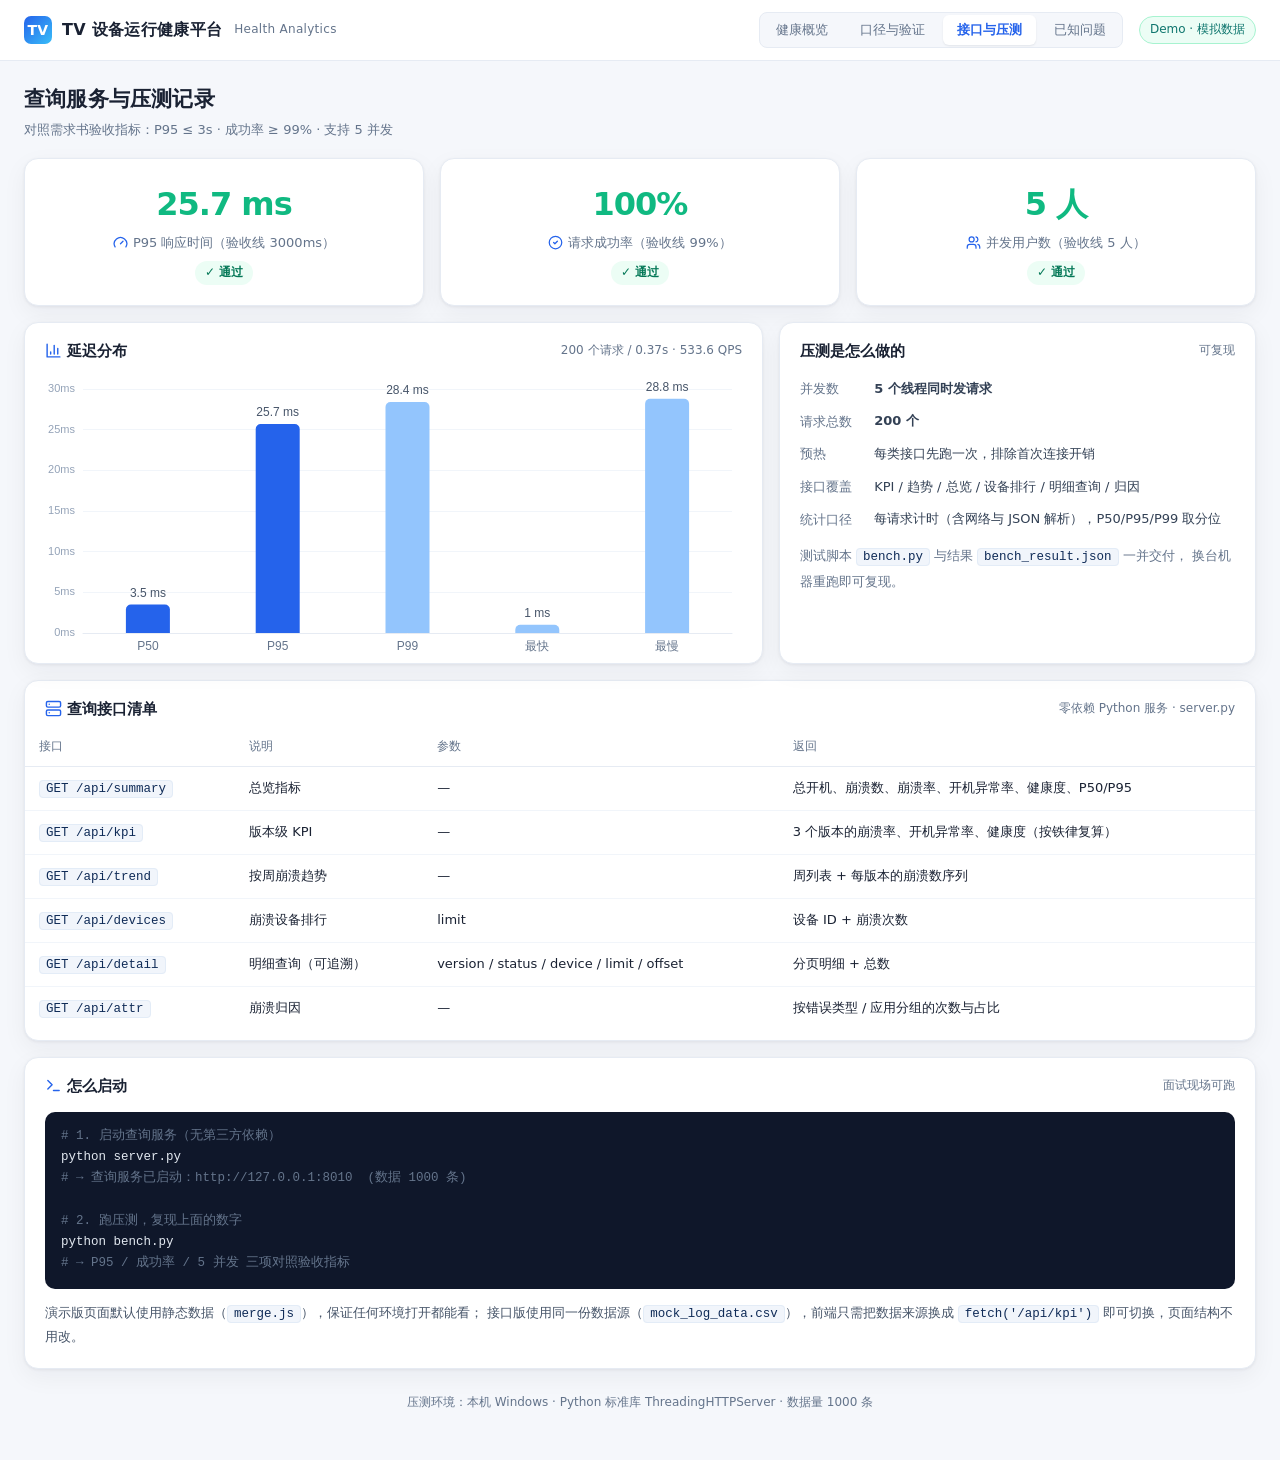
<file: perf.html>
<!DOCTYPE html>
<html lang="zh-CN">
<head>
<meta charset="UTF-8">
<meta name="viewport" content="width=device-width, initial-scale=1.0">
<title>接口与压测 · TV 设备运行健康平台</title>
<link rel="stylesheet" href="style.css">
<style>
  .hero-cards{display:grid;grid-template-columns:repeat(3,1fr);gap:16px;margin-bottom:16px;}
  .hero-card{padding:20px;text-align:center;}
  .hero-card .v{font-size:32px;font-weight:700;letter-spacing:-1px;}
  .hero-card .t{font-size:13px;color:var(--muted);margin-top:2px;}
  .hero-card .badge{margin-top:8px;display:inline-block;font-size:12px;padding:2px 10px;border-radius:20px;
                    background:#ecfdf5;color:#047857;font-weight:600;}
  .hero-card .badge.pass::before{content:"✓ ";}
  pre{background:#0f172a;color:#e2e8f0;border-radius:10px;padding:14px 16px;overflow:auto;
      font-size:12.5px;line-height:1.7;font-family:ui-monospace,Consolas,monospace;}
  pre .c{color:#64748b;}
  code.inline{background:#f1f5fb;border:1px solid #e3ecf7;border-radius:4px;padding:1px 6px;
              font-size:12.5px;color:#0f2b57;font-family:ui-monospace,Consolas,monospace;}
  .bar-row{display:flex;align-items:center;gap:10px;margin-bottom:8px;font-size:13px;}
  .bar-row .lb{width:64px;color:var(--muted);font-size:12.5px;}
  .bar-row .bg{flex:1;height:10px;background:#eef2f8;border-radius:6px;overflow:hidden;}
  .bar-row .bg i{display:block;height:100%;border-radius:6px;background:linear-gradient(90deg,#2563eb,#38bdf8);}
  .bar-row .vv{width:70px;text-align:right;font-weight:600;font-size:12.5px;}
  @media (max-width:900px){.hero-cards{grid-template-columns:1fr;}}
</style>
</head>
<body>
<svg xmlns="http://www.w3.org/2000/svg" style="display:none" aria-hidden="true">
  <symbol id="i-activity" viewBox="0 0 24 24"><path d="M22 12h-4l-3 9L9 3l-3 9H2"/></symbol>
  <symbol id="i-bug" viewBox="0 0 24 24"><path d="m8 2 1.88 1.88"/><path d="M14.12 3.88 16 2"/><path d="M9 7.13v-1a3.003 3.003 0 1 1 6 0v1"/><path d="M12 20c-3.3 0-6-2.7-6-6v-3a4 4 0 0 1 4-4h4a4 4 0 0 1 4 4v3c0 3.3-2.7 6-6 6"/><path d="M12 20v-9"/><path d="M6.53 9C4.6 8.8 3 7.1 3 5"/><path d="M6 13H2"/><path d="M3 21c0-2.1 1.7-3.9 3.8-4"/><path d="M20.97 5c0 2.1-1.6 3.8-3.5 4"/><path d="M22 13h-4"/><path d="M17.2 17c2.1.1 3.8 1.9 3.8 4"/></symbol>
  <symbol id="i-timer" viewBox="0 0 24 24"><line x1="10" x2="14" y1="2" y2="2"/><line x1="12" x2="15" y1="14" y2="11"/><circle cx="12" cy="14" r="8"/></symbol>
  <symbol id="i-monitor" viewBox="0 0 24 24"><rect width="20" height="14" x="2" y="3" rx="2"/><line x1="8" x2="16" y1="21" y2="21"/><line x1="12" x2="12" y1="17" y2="21"/></symbol>
  <symbol id="i-layers" viewBox="0 0 24 24"><path d="m12.83 2.18a2 2 0 0 0-1.66 0L2.6 6.08a1 1 0 0 0 0 1.83l8.58 3.91a2 2 0 0 0 1.66 0l8.58-3.9a1 1 0 0 0 0-1.83Z"/><path d="m22 17.65-9.17 4.16a2 2 0 0 1-1.66 0L2 17.65"/><path d="m22 12.65-9.17 4.16a2 2 0 0 1-1.66 0L2 12.65"/></symbol>
  <symbol id="i-trending-up" viewBox="0 0 24 24"><polyline points="22 7 13.5 15.5 8.5 10.5 2 17"/><polyline points="16 7 22 7 22 13"/></symbol>
  <symbol id="i-bar-chart" viewBox="0 0 24 24"><path d="M3 3v18h18"/><path d="M18 17V9"/><path d="M13 17V5"/><path d="M8 17v-3"/></symbol>
  <symbol id="i-bell" viewBox="0 0 24 24"><path d="M6 8a6 6 0 0 1 12 0c0 7 3 9 3 9H3s3-2 3-9"/><path d="M10.3 21a1.94 1.94 0 0 0 3.4 0"/></symbol>
  <symbol id="i-sparkles" viewBox="0 0 24 24"><path d="m12 3-1.912 5.813a2 2 0 0 1-1.275 1.275L3 12l5.813 1.912a2 2 0 0 1 1.275 1.275L12 21l1.912-5.813a2 2 0 0 1 1.275-1.275L21 12l-5.813-1.912a2 2 0 0 1-1.275-1.275L12 3Z"/><path d="M5 3v4"/><path d="M19 17v4"/><path d="M3 5h4"/><path d="M17 19h4"/></symbol>
  <symbol id="i-users" viewBox="0 0 24 24"><path d="M16 21v-2a4 4 0 0 0-4-4H6a4 4 0 0 0-4 4v2"/><circle cx="9" cy="7" r="4"/><path d="M22 21v-2a4 4 0 0 0-3-3.87"/><path d="M16 3.13a4 4 0 0 1 0 7.75"/></symbol>
  <symbol id="i-list-checks" viewBox="0 0 24 24"><path d="m3 17 2 2 4-4"/><path d="m3 7 2 2 4-4"/><path d="M13 6h8"/><path d="M13 12h8"/><path d="M13 18h8"/></symbol>
  <symbol id="i-scale" viewBox="0 0 24 24"><path d="m16 16 3-8 3 8c-.87.65-1.92 1-3 1s-2.13-.35-3-1Z"/><path d="m2 16 3-8 3 8c-.87.65-1.92 1-3 1s-2.13-.35-3-1Z"/><path d="M7 21h10"/><path d="M12 3v18"/><path d="M3 7h2c2 0 5-1 7-2 2 1 5 2 7 2h2"/></symbol>
  <symbol id="i-pie-chart" viewBox="0 0 24 24"><path d="M21.21 15.89A10 10 0 1 1 8 2.83"/><path d="M22 12A10 10 0 0 0 12 2v10z"/></symbol>
  <symbol id="i-lightbulb" viewBox="0 0 24 24"><path d="M15 14c.2-1 .7-1.7 1.5-2.5 1-.9 1.5-2.2 1.5-3.5A6 6 0 0 0 6 8c0 1 .2 2.2 1.5 3.5.7.7 1.3 1.5 1.5 2.5"/><path d="M9 18h6"/><path d="M10 22h4"/></symbol>
  <symbol id="i-gauge" viewBox="0 0 24 24"><path d="m12 14 4-4"/><path d="M3.34 19a10 10 0 1 1 17.32 0"/></symbol>
  <symbol id="i-circle-check" viewBox="0 0 24 24"><circle cx="12" cy="12" r="10"/><path d="m9 12 2 2 4-4"/></symbol>
  <symbol id="i-server" viewBox="0 0 24 24"><rect width="20" height="8" x="2" y="2" rx="2" ry="2"/><rect width="20" height="8" x="2" y="14" rx="2" ry="2"/><line x1="6" x2="6.01" y1="6" y2="6"/><line x1="6" x2="6.01" y1="18" y2="18"/></symbol>
  <symbol id="i-terminal" viewBox="0 0 24 24"><polyline points="4 17 10 11 4 5"/><line x1="12" x2="20" y1="19" y2="19"/></symbol>
  <symbol id="i-alert-circle" viewBox="0 0 24 24"><circle cx="12" cy="12" r="10"/><line x1="12" x2="12" y1="8" y2="12"/><line x1="12" x2="12.01" y1="16" y2="16"/></symbol>
  <symbol id="i-calendar" viewBox="0 0 24 24"><path d="M8 2v4"/><path d="M16 2v4"/><rect width="18" height="18" x="3" y="4" rx="2"/><path d="M3 10h18"/></symbol>
</svg>

<div class="topbar">
  <div class="topbar-in">
    <div class="logo"><span class="dot">TV</span>TV 设备运行健康平台<small>Health Analytics</small></div>
    <div class="spacer"></div>
    <nav class="nav">
      <a href="index.html">健康概览</a>
      <a href="verify.html">口径与验证</a>
      <a href="perf.html" class="on">接口与压测</a>
      <a href="issues.html">已知问题</a>
    </nav>
    <span class="env-tag">Demo · 模拟数据</span>
  </div>
</div>

<div class="wrap">
  <div class="page-hd">
    <div>
      <h1>查询服务与压测记录</h1>
      <div class="sub">对照需求书验收指标：P95 ≤ 3s · 成功率 ≥ 99% · 支持 5 并发</div>
    </div>
  </div>

  <div class="hero-cards">
    <div class="card hero-card">
      <div class="v" style="color:#10b981" id="vP95">—</div>
      <div class="t"><svg class="ico"><use href="#i-gauge"/></svg>P95 响应时间（验收线 3000ms）</div>
      <div class="badge pass">通过</div>
    </div>
    <div class="card hero-card">
      <div class="v" style="color:#10b981" id="vRate">—</div>
      <div class="t"><svg class="ico"><use href="#i-circle-check"/></svg>请求成功率（验收线 99%）</div>
      <div class="badge pass">通过</div>
    </div>
    <div class="card hero-card">
      <div class="v" style="color:#10b981" id="vConc">—</div>
      <div class="t"><svg class="ico"><use href="#i-users"/></svg>并发用户数（验收线 5 人）</div>
      <div class="badge pass">通过</div>
    </div>
  </div>

  <div class="grid2">
    <div class="card">
      <div class="card-hd"><h3><svg class="ico"><use href="#i-bar-chart"/></svg>延迟分布</h3><span class="hint" id="qpsNote">—</span></div>
      <div id="latChart" class="chart"></div>
    </div>
    <div class="card">
      <div class="card-hd"><h3>压测是怎么做的</h3><span class="hint">可复现</span></div>
      <div style="padding:14px 20px 20px;font-size:13px;color:#334155;line-height:1.9;">
        <div class="bar-row"><span class="lb">并发数</span><span style="font-weight:600">5 个线程同时发请求</span></div>
        <div class="bar-row"><span class="lb">请求总数</span><span style="font-weight:600" id="nTotal">—</span></div>
        <div class="bar-row"><span class="lb">预热</span><span>每类接口先跑一次，排除首次连接开销</span></div>
        <div class="bar-row"><span class="lb">接口覆盖</span><span>KPI / 趋势 / 总览 / 设备排行 / 明细查询 / 归因</span></div>
        <div class="bar-row"><span class="lb">统计口径</span><span>每请求计时（含网络与 JSON 解析），P50/P95/P99 取分位</span></div>
        <p style="margin-top:12px;color:#64748b;font-size:12.5px">
          测试脚本 <code class="inline">bench.py</code> 与结果 <code class="inline">bench_result.json</code> 一并交付，
          换台机器重跑即可复现。
        </p>
      </div>
    </div>
  </div>

  <div class="card" style="margin-bottom:16px;">
    <div class="card-hd"><h3><svg class="ico"><use href="#i-server"/></svg>查询接口清单</h3><span class="hint">零依赖 Python 服务 · server.py</span></div>
    <div style="padding:6px 0 10px;">
      <table>
        <thead><tr><th>接口</th><th>说明</th><th>参数</th><th>返回</th></tr></thead>
        <tbody>
          <tr><td><code class="inline">GET /api/summary</code></td><td>总览指标</td><td>—</td><td>总开机、崩溃数、崩溃率、开机异常率、健康度、P50/P95</td></tr>
          <tr><td><code class="inline">GET /api/kpi</code></td><td>版本级 KPI</td><td>—</td><td>3 个版本的崩溃率、开机异常率、健康度（按铁律复算）</td></tr>
          <tr><td><code class="inline">GET /api/trend</code></td><td>按周崩溃趋势</td><td>—</td><td>周列表 + 每版本的崩溃数序列</td></tr>
          <tr><td><code class="inline">GET /api/devices</code></td><td>崩溃设备排行</td><td>limit</td><td>设备 ID + 崩溃次数</td></tr>
          <tr><td><code class="inline">GET /api/detail</code></td><td>明细查询（可追溯）</td><td>version / status / device / limit / offset</td><td>分页明细 + 总数</td></tr>
          <tr><td><code class="inline">GET /api/attr</code></td><td>崩溃归因</td><td>—</td><td>按错误类型 / 应用分组的次数与占比</td></tr>
        </tbody>
      </table>
    </div>
  </div>

  <div class="card">
    <div class="card-hd"><h3><svg class="ico"><use href="#i-terminal"/></svg>怎么启动</h3><span class="hint">面试现场可跑</span></div>
    <div style="padding:14px 20px 20px;">
      <pre><span class="c"># 1. 启动查询服务（无第三方依赖）</span>
python server.py
<span class="c"># → 查询服务已启动：http://127.0.0.1:8010  (数据 1000 条)</span>

<span class="c"># 2. 跑压测，复现上面的数字</span>
python bench.py
<span class="c"># → P95 / 成功率 / 5 并发 三项对照验收指标</span></pre>
      <p style="margin-top:12px;font-size:13px;color:#475569;line-height:1.8">
        演示版页面默认使用静态数据（<code class="inline">merge.js</code>），保证任何环境打开都能看；
        接口版使用同一份数据源（<code class="inline">mock_log_data.csv</code>），前端只需把数据来源换成
        <code class="inline">fetch('/api/kpi')</code> 即可切换，页面结构不用改。
      </p>
    </div>
  </div>

  <div class="foot-note">压测环境：本机 Windows · Python 标准库 ThreadingHTTPServer · 数据量 1000 条</div>
</div>

<script src="echarts.min.js"></script>
<script>
/* 压测实测结果（bench.py 生成，见 bench_result.json） */
const R = {
  concurrency: 5, total_requests: 200, duration_s: 0.37, qps: 533.6,
  success_rate: 100.0, p50_ms: 3.5, p95_ms: 25.7, p99_ms: 28.4,
  min_ms: 1.0, max_ms: 28.8
};

document.getElementById('vP95').textContent = R.p95_ms + ' ms';
document.getElementById('vRate').textContent = R.success_rate + '%';
document.getElementById('vConc').textContent = R.concurrency + ' 人';
document.getElementById('qpsNote').textContent =
  `${R.total_requests} 个请求 / ${R.duration_s}s · ${R.qps} QPS`;
document.getElementById('nTotal').textContent = R.total_requests + ' 个';

const c = echarts.init(document.getElementById('latChart'));
const cats = ['P50', 'P95', 'P99', '最快', '最慢'];
const vals = [R.p50_ms, R.p95_ms, R.p99_ms, R.min_ms, R.max_ms];
c.setOption({
  tooltip: { trigger: 'axis', valueFormatter: v => v + ' ms' },
  grid: { left: 58, right: 30, top: 26, bottom: 30 },
  xAxis: { type: 'category', data: cats, axisLine: { lineStyle: { color: '#e6ebf3' } },
           axisTick: { show: false }, axisLabel: { color: '#64748b', fontSize: 12 } },
  yAxis: { type: 'value', splitLine: { lineStyle: { color: '#f1f5fa' } },
           axisLabel: { color: '#94a3b8', fontSize: 11, formatter: '{value}ms' } },
  series: [{
    type: 'bar', data: vals, barMaxWidth: 44,
    itemStyle: {
      borderRadius: [5, 5, 0, 0],
      color: p => p.dataIndex >= 2 ? '#93c5fd' : '#2563eb'
    },
    label: { show: true, position: 'top', fontSize: 12, color: '#475569', formatter: '{c} ms' },
    markLine: {
      silent: true, symbol: 'none',
      data: [{ yAxis: 3000, lineStyle: { color: '#ef4444', type: 'dashed' },
               label: { formatter: '验收线 3000ms', color: '#b91c1c', fontSize: 11, position: 'insideEndTop' } }]
    }
  }]
});
window.addEventListener('resize', () => c.resize());
</script>
</body>
</html>
</file>
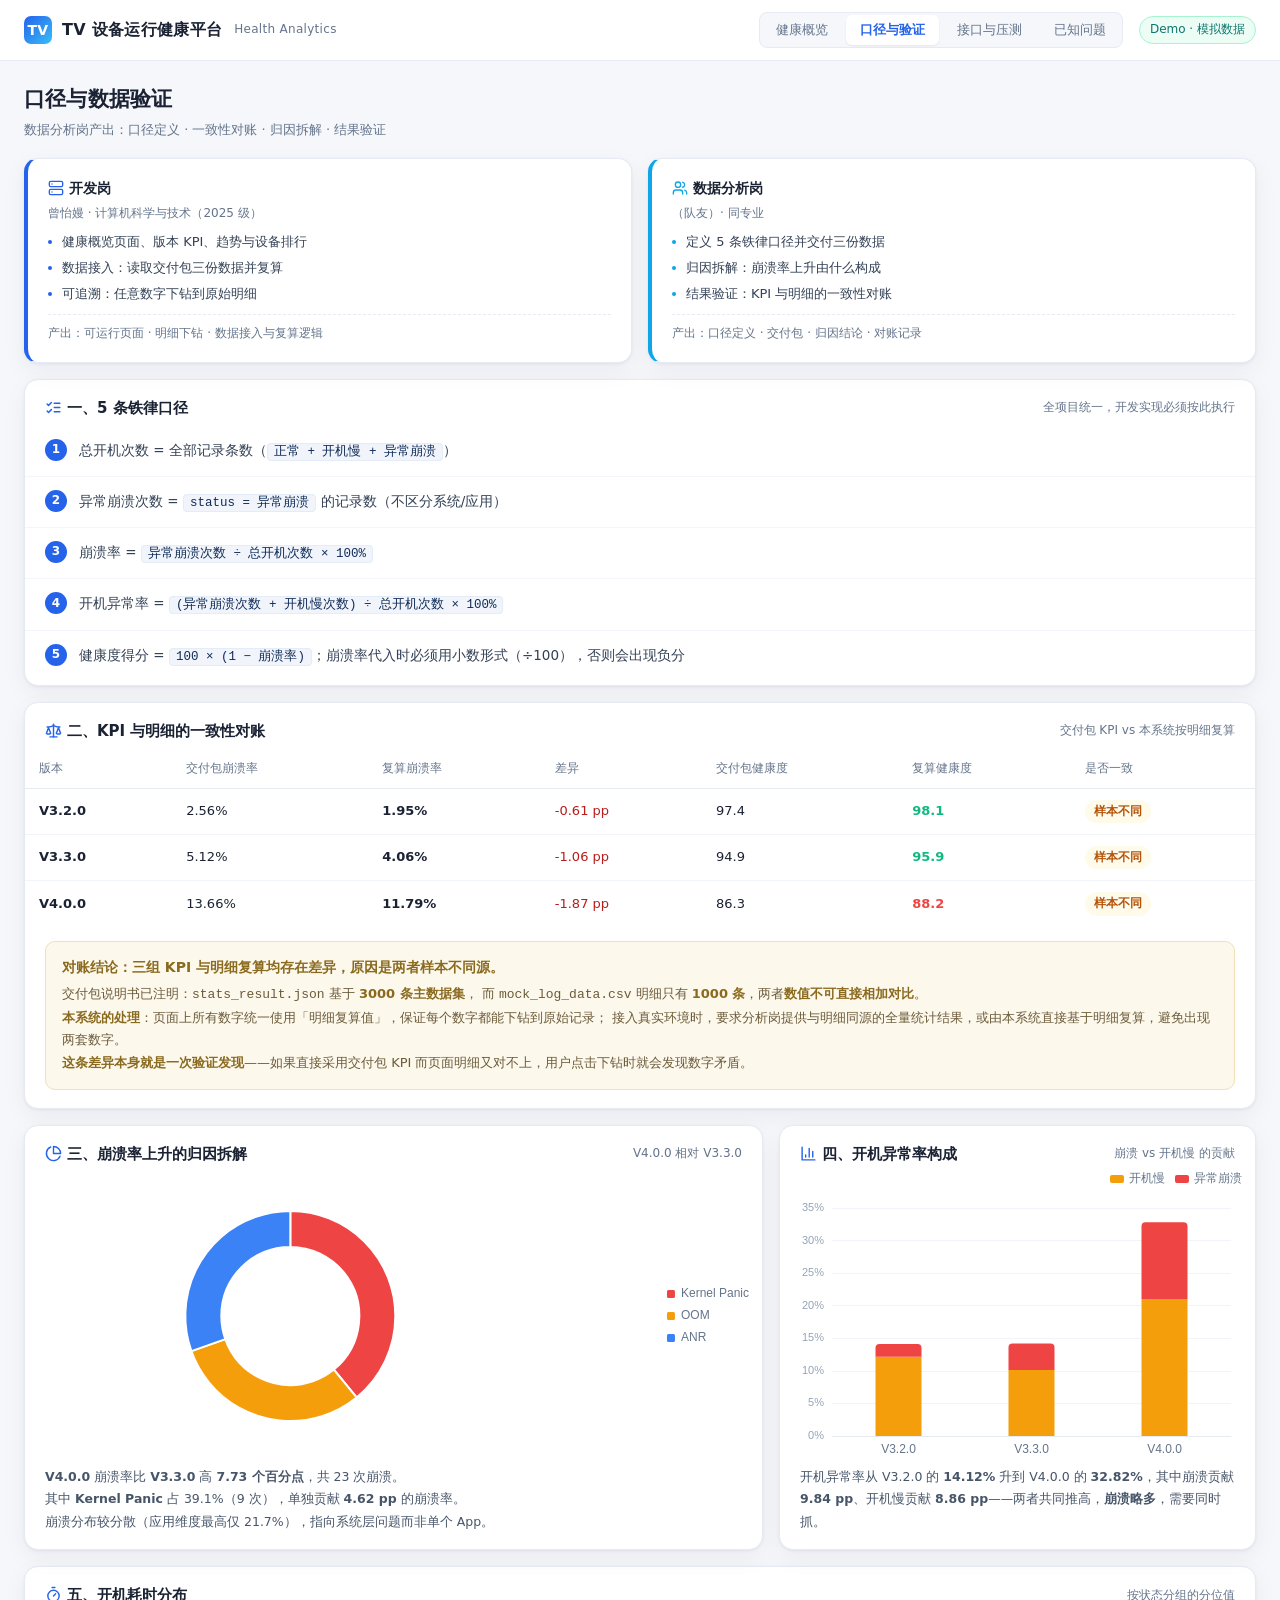
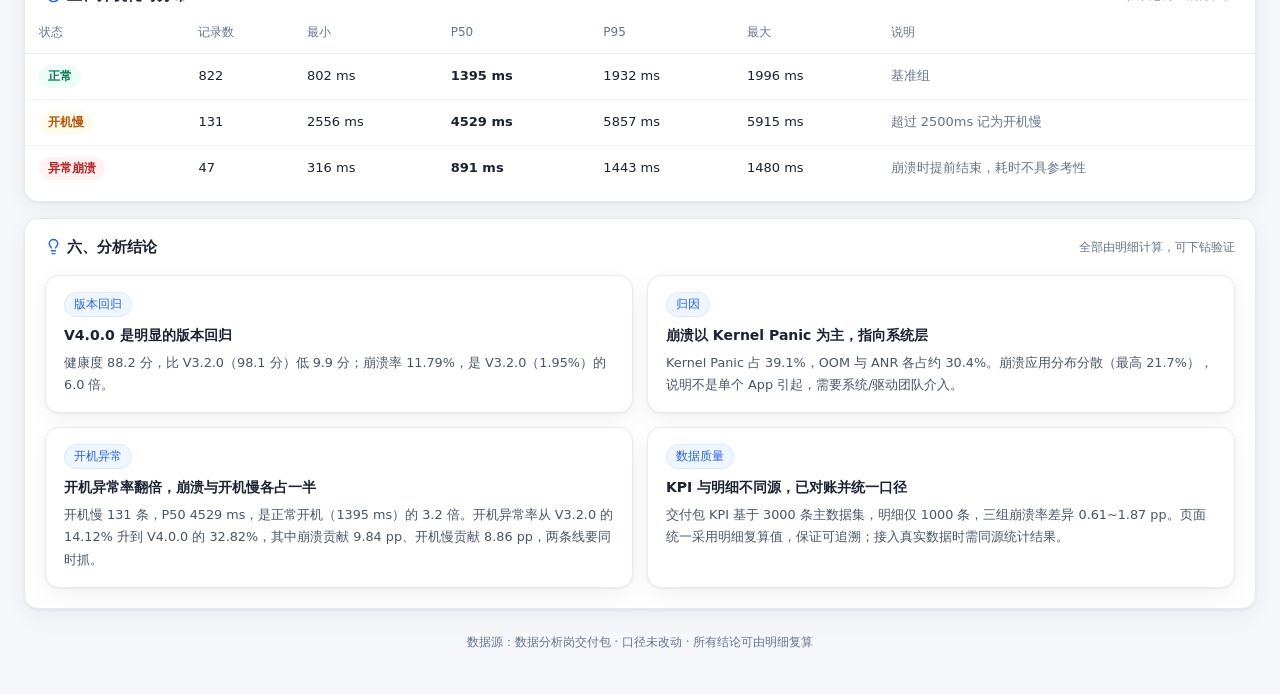
<file: verify.html>
<!DOCTYPE html>
<html lang="zh-CN">
<head>
<meta charset="UTF-8">
<meta name="viewport" content="width=device-width, initial-scale=1.0">
<title>口径与验证 · TV 设备运行健康平台</title>
<link rel="stylesheet" href="style.css">
<style>
  .role-grid{display:grid;grid-template-columns:1fr 1fr;gap:16px;margin-bottom:16px;}
  .role{padding:18px 20px;border-left:4px solid var(--primary);}
  .role.da{border-left-color:#0ea5e9;}
  .role h4{font-size:14px;margin-bottom:4px;}
  .role .who{font-size:12px;color:var(--muted);margin-bottom:9px;}
  .role ul{list-style:none;display:flex;flex-direction:column;gap:5px;}
  .role li{font-size:13px;color:#334155;padding-left:14px;position:relative;}
  .role li::before{content:"";position:absolute;left:0;top:8px;width:4px;height:4px;border-radius:50%;background:var(--primary);}
  .role.da li::before{background:#0ea5e9;}
  .role .out{margin-top:10px;padding-top:9px;border-top:1px dashed var(--line);font-size:12px;color:var(--muted);}

  .rule{display:flex;gap:12px;padding:13px 20px;border-bottom:1px solid #f3f7fc;}
  .rule:last-child{border-bottom:0;}
  .rule .no{flex:0 0 22px;height:22px;border-radius:50%;background:var(--primary);color:#fff;
            font-size:12px;font-weight:700;display:flex;align-items:center;justify-content:center;}
  .rule .txt{font-size:13.5px;color:#334155;line-height:1.7;}
  .rule .txt code{background:#f1f5fb;border:1px solid #e3ecf7;border-radius:4px;padding:1px 6px;font-size:12.5px;color:#0f2b57;}

  .recon{background:#fdf8ec;border:1px solid #f0dfb8;border-radius:10px;padding:14px 16px;margin:14px 20px 18px;}
  .recon b{color:#8a6a1f;}
  .recon p{font-size:13px;color:#6b5b3a;line-height:1.75;margin-top:5px;}

  .find-grid{display:grid;grid-template-columns:1fr 1fr;gap:14px;}
  .find{padding:16px 18px;}
  .find .tag{display:inline-block;font-size:11.5px;color:var(--primary);background:#eff6ff;
             border:1px solid #dbeafe;padding:2px 9px;border-radius:20px;margin-bottom:8px;}
  .find h4{font-size:14px;line-height:1.5;margin-bottom:6px;}
  .find p{font-size:12.8px;color:#475569;line-height:1.75;}
  @media (max-width:900px){.role-grid,.find-grid{grid-template-columns:1fr;}}
</style>
</head>
<body>
<svg xmlns="http://www.w3.org/2000/svg" style="display:none" aria-hidden="true">
  <symbol id="i-activity" viewBox="0 0 24 24"><path d="M22 12h-4l-3 9L9 3l-3 9H2"/></symbol>
  <symbol id="i-bug" viewBox="0 0 24 24"><path d="m8 2 1.88 1.88"/><path d="M14.12 3.88 16 2"/><path d="M9 7.13v-1a3.003 3.003 0 1 1 6 0v1"/><path d="M12 20c-3.3 0-6-2.7-6-6v-3a4 4 0 0 1 4-4h4a4 4 0 0 1 4 4v3c0 3.3-2.7 6-6 6"/><path d="M12 20v-9"/><path d="M6.53 9C4.6 8.8 3 7.1 3 5"/><path d="M6 13H2"/><path d="M3 21c0-2.1 1.7-3.9 3.8-4"/><path d="M20.97 5c0 2.1-1.6 3.8-3.5 4"/><path d="M22 13h-4"/><path d="M17.2 17c2.1.1 3.8 1.9 3.8 4"/></symbol>
  <symbol id="i-timer" viewBox="0 0 24 24"><line x1="10" x2="14" y1="2" y2="2"/><line x1="12" x2="15" y1="14" y2="11"/><circle cx="12" cy="14" r="8"/></symbol>
  <symbol id="i-monitor" viewBox="0 0 24 24"><rect width="20" height="14" x="2" y="3" rx="2"/><line x1="8" x2="16" y1="21" y2="21"/><line x1="12" x2="12" y1="17" y2="21"/></symbol>
  <symbol id="i-layers" viewBox="0 0 24 24"><path d="m12.83 2.18a2 2 0 0 0-1.66 0L2.6 6.08a1 1 0 0 0 0 1.83l8.58 3.91a2 2 0 0 0 1.66 0l8.58-3.9a1 1 0 0 0 0-1.83Z"/><path d="m22 17.65-9.17 4.16a2 2 0 0 1-1.66 0L2 17.65"/><path d="m22 12.65-9.17 4.16a2 2 0 0 1-1.66 0L2 12.65"/></symbol>
  <symbol id="i-trending-up" viewBox="0 0 24 24"><polyline points="22 7 13.5 15.5 8.5 10.5 2 17"/><polyline points="16 7 22 7 22 13"/></symbol>
  <symbol id="i-bar-chart" viewBox="0 0 24 24"><path d="M3 3v18h18"/><path d="M18 17V9"/><path d="M13 17V5"/><path d="M8 17v-3"/></symbol>
  <symbol id="i-bell" viewBox="0 0 24 24"><path d="M6 8a6 6 0 0 1 12 0c0 7 3 9 3 9H3s3-2 3-9"/><path d="M10.3 21a1.94 1.94 0 0 0 3.4 0"/></symbol>
  <symbol id="i-sparkles" viewBox="0 0 24 24"><path d="m12 3-1.912 5.813a2 2 0 0 1-1.275 1.275L3 12l5.813 1.912a2 2 0 0 1 1.275 1.275L12 21l1.912-5.813a2 2 0 0 1 1.275-1.275L21 12l-5.813-1.912a2 2 0 0 1-1.275-1.275L12 3Z"/><path d="M5 3v4"/><path d="M19 17v4"/><path d="M3 5h4"/><path d="M17 19h4"/></symbol>
  <symbol id="i-users" viewBox="0 0 24 24"><path d="M16 21v-2a4 4 0 0 0-4-4H6a4 4 0 0 0-4 4v2"/><circle cx="9" cy="7" r="4"/><path d="M22 21v-2a4 4 0 0 0-3-3.87"/><path d="M16 3.13a4 4 0 0 1 0 7.75"/></symbol>
  <symbol id="i-list-checks" viewBox="0 0 24 24"><path d="m3 17 2 2 4-4"/><path d="m3 7 2 2 4-4"/><path d="M13 6h8"/><path d="M13 12h8"/><path d="M13 18h8"/></symbol>
  <symbol id="i-scale" viewBox="0 0 24 24"><path d="m16 16 3-8 3 8c-.87.65-1.92 1-3 1s-2.13-.35-3-1Z"/><path d="m2 16 3-8 3 8c-.87.65-1.92 1-3 1s-2.13-.35-3-1Z"/><path d="M7 21h10"/><path d="M12 3v18"/><path d="M3 7h2c2 0 5-1 7-2 2 1 5 2 7 2h2"/></symbol>
  <symbol id="i-pie-chart" viewBox="0 0 24 24"><path d="M21.21 15.89A10 10 0 1 1 8 2.83"/><path d="M22 12A10 10 0 0 0 12 2v10z"/></symbol>
  <symbol id="i-lightbulb" viewBox="0 0 24 24"><path d="M15 14c.2-1 .7-1.7 1.5-2.5 1-.9 1.5-2.2 1.5-3.5A6 6 0 0 0 6 8c0 1 .2 2.2 1.5 3.5.7.7 1.3 1.5 1.5 2.5"/><path d="M9 18h6"/><path d="M10 22h4"/></symbol>
  <symbol id="i-gauge" viewBox="0 0 24 24"><path d="m12 14 4-4"/><path d="M3.34 19a10 10 0 1 1 17.32 0"/></symbol>
  <symbol id="i-circle-check" viewBox="0 0 24 24"><circle cx="12" cy="12" r="10"/><path d="m9 12 2 2 4-4"/></symbol>
  <symbol id="i-server" viewBox="0 0 24 24"><rect width="20" height="8" x="2" y="2" rx="2" ry="2"/><rect width="20" height="8" x="2" y="14" rx="2" ry="2"/><line x1="6" x2="6.01" y1="6" y2="6"/><line x1="6" x2="6.01" y1="18" y2="18"/></symbol>
  <symbol id="i-terminal" viewBox="0 0 24 24"><polyline points="4 17 10 11 4 5"/><line x1="12" x2="20" y1="19" y2="19"/></symbol>
  <symbol id="i-alert-circle" viewBox="0 0 24 24"><circle cx="12" cy="12" r="10"/><line x1="12" x2="12" y1="8" y2="12"/><line x1="12" x2="12.01" y1="16" y2="16"/></symbol>
  <symbol id="i-calendar" viewBox="0 0 24 24"><path d="M8 2v4"/><path d="M16 2v4"/><rect width="18" height="18" x="3" y="4" rx="2"/><path d="M3 10h18"/></symbol>
</svg>

<div class="topbar">
  <div class="topbar-in">
    <div class="logo"><span class="dot">TV</span>TV 设备运行健康平台<small>Health Analytics</small></div>
    <div class="spacer"></div>
    <nav class="nav">
      <a href="index.html">健康概览</a>
      <a href="verify.html" class="on">口径与验证</a>
      <a href="perf.html">接口与压测</a>
      <a href="issues.html">已知问题</a>
    </nav>
    <span class="env-tag">Demo · 模拟数据</span>
  </div>
</div>

<div class="wrap">
  <div class="page-hd">
    <div>
      <h1>口径与数据验证</h1>
      <div class="sub">数据分析岗产出：口径定义 · 一致性对账 · 归因拆解 · 结果验证</div>
    </div>
  </div>

  <div class="role-grid">
    <div class="card role">
      <h4><svg class="ico"><use href="#i-server"/></svg>开发岗</h4>
      <div class="who">曾怡嫚 · 计算机科学与技术（2025 级）</div>
      <ul>
        <li>健康概览页面、版本 KPI、趋势与设备排行</li>
        <li>数据接入：读取交付包三份数据并复算</li>
        <li>可追溯：任意数字下钻到原始明细</li>
      </ul>
      <div class="out">产出：可运行页面 · 明细下钻 · 数据接入与复算逻辑</div>
    </div>
    <div class="card role da">
      <h4><svg class="ico"><use href="#i-users"/></svg>数据分析岗</h4>
      <div class="who">（队友）· 同专业</div>
      <ul>
        <li>定义 5 条铁律口径并交付三份数据</li>
        <li>归因拆解：崩溃率上升由什么构成</li>
        <li>结果验证：KPI 与明细的一致性对账</li>
      </ul>
      <div class="out">产出：口径定义 · 交付包 · 归因结论 · 对账记录</div>
    </div>
  </div>

  <!-- 5 条铁律 -->
  <div class="card" style="margin-bottom:16px;">
    <div class="card-hd"><h3><svg class="ico"><use href="#i-list-checks"/></svg>一、5 条铁律口径</h3><span class="hint">全项目统一，开发实现必须按此执行</span></div>
    <div id="rules" style="padding:6px 0 4px;"></div>
  </div>

  <!-- 对账 -->
  <div class="card" style="margin-bottom:16px;">
    <div class="card-hd"><h3><svg class="ico"><use href="#i-scale"/></svg>二、KPI 与明细的一致性对账</h3><span class="hint">交付包 KPI vs 本系统按明细复算</span></div>
    <div style="padding:6px 0 0;">
      <table>
        <thead><tr>
          <th>版本</th><th>交付包崩溃率</th><th>复算崩溃率</th><th>差异</th>
          <th>交付包健康度</th><th>复算健康度</th><th>是否一致</th>
        </tr></thead>
        <tbody id="reconBody"></tbody>
      </table>
    </div>
    <div class="recon">
      <b>对账结论：三组 KPI 与明细复算均存在差异，原因是两者样本不同源。</b>
      <p>
        交付包说明书已注明：<code>stats_result.json</code> 基于 <b>3000 条主数据集</b>，
        而 <code>mock_log_data.csv</code> 明细只有 <b>1000 条</b>，两者<b>数值不可直接相加对比</b>。<br>
        <b>本系统的处理</b>：页面上所有数字统一使用「明细复算值」，保证每个数字都能下钻到原始记录；
        接入真实环境时，要求分析岗提供与明细同源的全量统计结果，或由本系统直接基于明细复算，避免出现两套数字。<br>
        <b>这条差异本身就是一次验证发现</b>——如果直接采用交付包 KPI 而页面明细又对不上，用户点击下钻时就会发现数字矛盾。
      </p>
    </div>
  </div>

  <!-- 归因拆解 -->
  <div class="grid2">
    <div class="card">
      <div class="card-hd"><h3><svg class="ico"><use href="#i-pie-chart"/></svg>三、崩溃率上升的归因拆解</h3><span class="hint">V4.0.0 相对 V3.3.0</span></div>
      <div id="attrChart" class="chart"></div>
      <div id="attrNote" style="padding:0 20px 16px;font-size:12.5px;color:#475569;line-height:1.8;"></div>
    </div>
    <div class="card">
      <div class="card-hd"><h3><svg class="ico"><use href="#i-bar-chart"/></svg>四、开机异常率构成</h3><span class="hint">崩溃 vs 开机慢 的贡献</span></div>
      <div id="bootChart" class="chart"></div>
      <div id="bootNote" style="padding:0 20px 16px;font-size:12.5px;color:#475569;line-height:1.8;"></div>
    </div>
  </div>

  <!-- 启动耗时分布 -->
  <div class="card" style="margin-bottom:16px;">
    <div class="card-hd"><h3><svg class="ico"><use href="#i-timer"/></svg>五、开机耗时分布</h3><span class="hint">按状态分组的分位值</span></div>
    <div style="padding:6px 0 10px;">
      <table>
        <thead><tr><th>状态</th><th>记录数</th><th>最小</th><th>P50</th><th>P95</th><th>最大</th><th>说明</th></tr></thead>
        <tbody id="durBody"></tbody>
      </table>
    </div>
  </div>

  <!-- 结论 -->
  <div class="card">
    <div class="card-hd"><h3><svg class="ico"><use href="#i-lightbulb"/></svg>六、分析结论</h3><span class="hint">全部由明细计算，可下钻验证</span></div>
    <div class="find-grid" id="findGrid" style="padding:16px 20px 20px;"></div>
  </div>

  <div class="foot-note">数据源：数据分析岗交付包 · 口径未改动 · 所有结论可由明细复算</div>
</div>

<script src="merge.js"></script>
<script src="echarts.min.js"></script>
<script>
const T = window.TV;
const pct = v => v.toFixed(2) + '%';
const hColor = s => s >= 95 ? '#10b981' : s >= 90 ? '#f59e0b' : '#ef4444';

/* 5 条铁律 */
const RULES = [
  '总开机次数 = 全部记录条数（<code>正常 + 开机慢 + 异常崩溃</code>）',
  '异常崩溃次数 = <code>status = 异常崩溃</code> 的记录数（不区分系统/应用）',
  '崩溃率 = <code>异常崩溃次数 ÷ 总开机次数 × 100%</code>',
  '开机异常率 = <code>(异常崩溃次数 + 开机慢次数) ÷ 总开机次数 × 100%</code>',
  '健康度得分 = <code>100 × (1 − 崩溃率)</code>；崩溃率代入时必须用小数形式（÷100），否则会出现负分'
];
document.getElementById('rules').innerHTML = RULES.map((r, i) =>
  `<div class="rule"><div class="no">${i + 1}</div><div class="txt">${r}</div></div>`).join('');

/* 对账表 */
document.getElementById('reconBody').innerHTML = T.recalc.map((v, i) => {
  const o = T.stats[i];
  const diff = (v.crash_rate - o.crash_rate).toFixed(2);
  const same = Math.abs(v.crash_rate - o.crash_rate) < 0.01;
  return `<tr>
    <td style="font-weight:600">${v.version}</td>
    <td>${pct(o.crash_rate)}</td>
    <td><b>${pct(v.crash_rate)}</b></td>
    <td style="color:#b91c1c">${diff > 0 ? '+' : ''}${diff} pp</td>
    <td>${o.health_score}</td>
    <td><b style="color:${hColor(v.health_score)}">${v.health_score}</b></td>
    <td><span class="pill ${same ? 'g' : 'y'}">${same ? '一致' : '样本不同'}</span></td>
  </tr>`;
}).join('');

/* 归因图 */
(function attr() {
  const A = T.attribution;
  const c = echarts.init(document.getElementById('attrChart'));
  c.setOption({
    tooltip: { trigger: 'item', formatter: p => `${p.name}<br/>${p.value} 次 · ${p.percent}%` },
    legend: { orient: 'vertical', right: 8, top: 'center', itemWidth: 10, itemHeight: 10,
              textStyle: { fontSize: 12, color: '#64748b' } },
    series: [{
      type: 'pie', radius: ['46%', '70%'], center: ['36%', '50%'],
      itemStyle: { borderColor: '#fff', borderWidth: 2 },
      label: { show: false },
      data: A.by_err_type.map((e, i) => ({
        name: e.name, value: e.count,
        itemStyle: { color: ['#ef4444', '#f59e0b', '#3b82f6'][i] }
      }))
    }]
  });
  const top = A.by_err_type[0];
  document.getElementById('attrNote').innerHTML =
    `<b>${T.recalc[2].version}</b> 崩溃率比 <b>${T.recalc[1].version}</b> 高 <b>${A.gap} 个百分点</b>，共 ${A.v4_crash_total} 次崩溃。<br>` +
    `其中 <b>${top.name}</b> 占 ${top.pct}%（${top.count} 次），单独贡献 <b>${A.contrib[0].pp} pp</b> 的崩溃率。<br>` +
    `崩溃分布较分散（应用维度最高仅 ${A.by_app[0].pct}%），指向系统层问题而非单个 App。`;
})();

/* 开机异常构成 */
(function boot() {
  const c = echarts.init(document.getElementById('bootChart'));
  const d = T.boot_mix;
  c.setOption({
    tooltip: { trigger: 'axis', axisPointer: { type: 'shadow' },
               valueFormatter: v => v + ' pp' },
    legend: { data: ['开机慢', '异常崩溃'], top: 2, right: 8, itemWidth: 14, itemHeight: 8,
              textStyle: { fontSize: 12, color: '#64748b' } },
    grid: { left: 52, right: 24, top: 42, bottom: 30 },
    xAxis: { type: 'category', data: d.map(x => x.version),
             axisLine: { lineStyle: { color: '#e6ebf3' } }, axisTick: { show: false },
             axisLabel: { color: '#64748b', fontSize: 12 } },
    yAxis: { type: 'value', splitLine: { lineStyle: { color: '#f1f5fa' } },
             axisLabel: { color: '#94a3b8', fontSize: 11, formatter: '{value}%' } },
    series: [
      { name: '开机慢', type: 'bar', stack: 'a', barMaxWidth: 46,
        itemStyle: { color: '#f59e0b' }, data: d.map(x => x.slow_pp) },
      { name: '异常崩溃', type: 'bar', stack: 'a', barMaxWidth: 46,
        itemStyle: { color: '#ef4444', borderRadius: [4, 4, 0, 0] }, data: d.map(x => x.crash_pp) }
    ]
  });
  const last = d[d.length - 1], first = d[0];
  const crashPP = (last.crash_pp - first.crash_pp).toFixed(2);
  const slowPP = (last.slow_pp - first.slow_pp).toFixed(2);
  document.getElementById('bootNote').innerHTML =
    `开机异常率从 ${first.version} 的 <b>${(first.slow_pp + first.crash_pp).toFixed(2)}%</b> 升到 ${last.version} 的 <b>${(last.slow_pp + last.crash_pp).toFixed(2)}%</b>，` +
    `其中崩溃贡献 <b>${crashPP} pp</b>、开机慢贡献 <b>${slowPP} pp</b>——两者共同推高，<b>崩溃略多</b>，需要同时抓。`;
})();

/* 耗时分布 */
const DUR_NOTE = { '正常': '基准组', '开机慢': '超过 2500ms 记为开机慢', '异常崩溃': '崩溃时提前结束，耗时不具参考性' };
document.getElementById('durBody').innerHTML = ['正常', '开机慢', '异常崩溃'].map(k => {
  const d = T.duration[k];
  if (!d) return '';
  const cls = k === '正常' ? 'g' : k === '异常崩溃' ? 'r' : 'y';
  return `<tr><td><span class="pill ${cls}">${k}</span></td><td>${d.count}</td>
    <td>${d.min} ms</td><td><b>${d.p50} ms</b></td><td>${d.p95} ms</td><td>${d.max} ms</td>
    <td style="color:#64748b">${DUR_NOTE[k]}</td></tr>`;
}).join('');

/* 结论 */
const A = T.attribution, D = T.duration;
const FINDINGS = [
  {
    tag: '版本回归',
    title: `${T.recalc[2].version} 是明显的版本回归`,
    detail: `健康度 ${T.recalc[2].health_score} 分，比 ${T.recalc[0].version}（${T.recalc[0].health_score} 分）低 ${(T.recalc[0].health_score - T.recalc[2].health_score).toFixed(1)} 分；崩溃率 ${pct(T.recalc[2].crash_rate)}，是 ${T.recalc[0].version}（${pct(T.recalc[0].crash_rate)}）的 ${(T.recalc[2].crash_rate / T.recalc[0].crash_rate).toFixed(1)} 倍。`
  },
  {
    tag: '归因',
    title: `崩溃以 ${A.by_err_type[0].name} 为主，指向系统层`,
    detail: `${A.by_err_type[0].name} 占 ${A.by_err_type[0].pct}%，${A.by_err_type[1].name} 与 ${A.by_err_type[2].name} 各占约 ${A.by_err_type[1].pct}%。崩溃应用分布分散（最高 ${A.by_app[0].pct}%），说明不是单个 App 引起，需要系统/驱动团队介入。`
  },
  {
    tag: '开机异常',
    title: `开机异常率翻倍，崩溃与开机慢各占一半`,
    detail: `开机慢 ${D['开机慢'].count} 条，P50 ${D['开机慢'].p50} ms，是正常开机（${D['正常'].p50} ms）的 ${(D['开机慢'].p50 / D['正常'].p50).toFixed(1)} 倍。开机异常率从 ${T.boot_mix[0].version} 的 ${(T.boot_mix[0].slow_pp + T.boot_mix[0].crash_pp).toFixed(2)}% 升到 ${T.boot_mix[2].version} 的 ${(T.boot_mix[2].slow_pp + T.boot_mix[2].crash_pp).toFixed(2)}%，其中崩溃贡献 ${(T.boot_mix[2].crash_pp - T.boot_mix[0].crash_pp).toFixed(2)} pp、开机慢贡献 ${(T.boot_mix[2].slow_pp - T.boot_mix[0].slow_pp).toFixed(2)} pp，两条线要同时抓。`
  },
  {
    tag: '数据质量',
    title: `KPI 与明细不同源，已对账并统一口径`,
    detail: `交付包 KPI 基于 3000 条主数据集，明细仅 1000 条，三组崩溃率差异 ${Math.abs(T.recalc[0].crash_rate - T.stats[0].crash_rate).toFixed(2)}~${Math.abs(T.recalc[2].crash_rate - T.stats[2].crash_rate).toFixed(2)} pp。页面统一采用明细复算值，保证可追溯；接入真实数据时需同源统计结果。`
  }
];
document.getElementById('findGrid').innerHTML = FINDINGS.map(f => `
  <div class="card find">
    <span class="tag">${f.tag}</span>
    <h4>${f.title}</h4>
    <p>${f.detail}</p>
  </div>`).join('');

window.addEventListener('resize', () => {
  ['attrChart', 'bootChart'].forEach(id => {
    const el = document.getElementById(id);
    const inst = echarts.getInstanceByDom(el);
    if (inst) inst.resize();
  });
});
</script>
</body>
</html>
</file>
<file: style.css>
:root{
    --primary:#2563eb; --primary-dark:#1e40af; --bg:#f5f7fb; --card:#ffffff;
    --text:#1a2233; --muted:#64748b; --line:#e6ebf3;
    --good:#10b981; --warn:#f59e0b; --bad:#ef4444;
    --shadow:0 1px 3px rgba(16,24,40,.06), 0 8px 24px rgba(16,24,40,.05);
  }
  *{margin:0;padding:0;box-sizing:border-box;}
  body{
    font-family:"Microsoft YaHei","PingFang SC",system-ui,-apple-system,sans-serif;
    background:var(--bg); color:var(--text); font-size:14px; line-height:1.6;
    -webkit-font-smoothing:antialiased;
  }

  /* ---------- 顶栏 ---------- */
  .topbar{
    background:#fff; border-bottom:1px solid var(--line); position:sticky; top:0; z-index:20;
  }
  .topbar-in{
    max-width:1400px; margin:0 auto; padding:0 24px; height:60px;
    display:flex; align-items:center; gap:16px;
  }
  .logo{display:flex; align-items:center; gap:10px; font-weight:700; font-size:16px; letter-spacing:.3px;}
  .logo .dot{
    width:28px;height:28px;border-radius:7px;flex:0 0 auto;
    background:linear-gradient(135deg,#2563eb,#38bdf8);
    display:flex;align-items:center;justify-content:center;color:#fff;font-size:14px;
  }
  .logo small{font-weight:400;color:var(--muted);font-size:12px;margin-left:2px;}
  .topbar .spacer{flex:1;}
  .seg{display:flex;background:var(--bg);border:1px solid var(--line);border-radius:8px;padding:2px;}
  .seg button{
    border:0;background:transparent;padding:5px 14px;border-radius:6px;cursor:pointer;
    font-size:13px;color:var(--muted);font-family:inherit;transition:.15s;
  }
  .seg button.on{background:#fff;color:var(--primary);font-weight:600;box-shadow:0 1px 2px rgba(16,24,40,.08);}
  .env-tag{
    font-size:12px;color:#0f766e;background:#ecfdf5;border:1px solid #a7f3d0;
    padding:3px 10px;border-radius:20px;
  }

  /* ---------- 容器 ---------- */
  .wrap{max-width:1400px;margin:0 auto;padding:22px 24px 48px;}
  .page-hd{display:flex;align-items:flex-end;justify-content:space-between;margin-bottom:18px;gap:16px;flex-wrap:wrap;}
  .page-hd h1{font-size:21px;letter-spacing:.2px;}
  .page-hd .sub{color:var(--muted);font-size:13px;margin-top:3px;}
  .btn{
    border:1px solid var(--line);background:#fff;color:var(--text);padding:7px 15px;border-radius:8px;
    cursor:pointer;font-size:13px;font-family:inherit;display:inline-flex;align-items:center;gap:6px;transition:.15s;
  }
  .btn:hover{border-color:#c7d5ea;box-shadow:var(--shadow);}
  .btn.primary{background:var(--primary);border-color:var(--primary);color:#fff;}
  .btn.primary:hover{background:var(--primary-dark);}

  .card{background:var(--card);border:1px solid var(--line);border-radius:14px;box-shadow:var(--shadow);}
  .card-hd{padding:16px 20px 0;display:flex;align-items:center;justify-content:space-between;gap:12px;}
  .card-hd h3{font-size:15px;font-weight:600;}
  .card-hd .hint{font-size:12px;color:var(--muted);}

  /* ---------- 概览 ---------- */
  .overview{display:grid;grid-template-columns:248px minmax(0,1fr) 528px;gap:16px;margin-bottom:16px;align-items:stretch;}
  .score-card{padding:16px 18px;display:flex;flex-direction:column;align-items:center;justify-content:center;}
  .score-card .lbl{font-size:13px;color:var(--muted);align-self:flex-start;}
  #scoreGauge{width:100%;height:142px;}
  .score-meta{display:flex;gap:16px;margin-top:4px;font-size:12px;color:var(--muted);}
  .score-meta b{display:block;font-size:15px;color:var(--text);}

  .kpis{display:grid;grid-template-columns:repeat(2,1fr);grid-template-rows:1fr 1fr;gap:12px;height:100%;}
  .kpi{padding:14px 18px;display:flex;flex-direction:column;justify-content:center;gap:4px;min-height:0;}
  .kpi .t{font-size:13px;color:var(--muted);display:flex;align-items:center;gap:6px;}
  .kpi .v{font-size:26px;font-weight:700;letter-spacing:-.6px;margin-top:2px;line-height:1.1;}
  .kpi .v span{font-size:13px;font-weight:400;color:var(--muted);margin-left:3px;}
  .kpi .d{font-size:12px;margin-top:2px;}
  .up{color:var(--good);} .down{color:var(--bad);} .flat{color:var(--muted);}

  /* ---------- 图表区 ---------- */
  .grid2{display:grid;grid-template-columns:1.55fr 1fr;gap:16px;margin-bottom:16px;}
  .chart{width:100%;height:300px;}
  .breakdown{display:flex;flex-direction:column;gap:14px;padding:6px 20px 20px;}
  .bd-row .t{display:flex;justify-content:space-between;font-size:13px;margin-bottom:5px;}
  .bd-row .t span:last-child{color:var(--muted);font-size:12px;}
  .bd-bar{height:8px;background:#eef2f8;border-radius:6px;overflow:hidden;}
  .bd-bar i{display:block;height:100%;border-radius:6px;background:linear-gradient(90deg,#2563eb,#38bdf8);}

  /* ---------- 维度切换 ---------- */
  .tabs{display:flex;gap:4px;background:var(--bg);border-radius:9px;padding:3px;}
  .tabs button{
    border:0;background:transparent;padding:5px 14px;border-radius:7px;cursor:pointer;
    font-size:13px;color:var(--muted);font-family:inherit;transition:.15s;
  }
  .tabs button.on{background:#fff;color:var(--primary);font-weight:600;box-shadow:0 1px 2px rgba(16,24,40,.08);}

  table{width:100%;border-collapse:collapse;font-size:13px;}
  th{text-align:left;color:var(--muted);font-weight:500;padding:10px 14px;border-bottom:1px solid var(--line);font-size:12px;white-space:nowrap;}
  td{padding:11px 14px;border-bottom:1px solid #f1f5fa;white-space:nowrap;}
  tr:last-child td{border-bottom:0;}
  tbody tr:hover{background:#fafcff;}
  .pill{display:inline-block;padding:2px 9px;border-radius:20px;font-size:12px;font-weight:600;}
  .pill.g{background:#ecfdf5;color:#047857;} .pill.y{background:#fffbeb;color:#b45309;} .pill.r{background:#fef2f2;color:#b91c1c;}
  .bar-cell{display:flex;align-items:center;gap:8px;}
  .bar-cell .bg{flex:1;height:6px;background:#eef2f8;border-radius:4px;overflow:hidden;min-width:60px;}
  .bar-cell .bg i{display:block;height:100%;background:var(--primary);border-radius:4px;}

  /* ---------- AI 区 ---------- */
  .ai-card{margin-top:16px;}
  .ai-body{padding:16px 20px 20px;}
  .ai-input{display:flex;gap:10px;}
  .ai-input input{
    flex:1;border:1px solid var(--line);border-radius:10px;padding:11px 15px;font-size:14px;
    font-family:inherit;outline:none;transition:.15s;background:var(--bg);
  }
  .ai-input input:focus{border-color:var(--primary);background:#fff;box-shadow:0 0 0 3px rgba(37,99,235,.1);}
  .chips{display:flex;flex-wrap:wrap;gap:8px;margin-top:12px;}
  .chips button{
    border:1px solid var(--line);background:#fff;color:#334155;padding:5px 12px;border-radius:20px;
    font-size:12.5px;cursor:pointer;font-family:inherit;transition:.15s;
  }
  .chips button:hover{border-color:var(--primary);color:var(--primary);background:#f5f9ff;}
  .ans{margin-top:14px;display:none;}
  .ans.on{display:block;}
  .ans-q{font-size:13px;color:var(--muted);margin-bottom:8px;}
  .ans-body{background:linear-gradient(180deg,#f8fbff,#fff);border:1px solid #dbe7f6;border-radius:11px;padding:15px 17px;}
  .ans-body .concl{font-size:15px;font-weight:600;color:#0f2b57;margin-bottom:9px;}
  .ans-body ul{list-style:none;display:flex;flex-direction:column;gap:6px;}
  .ans-body li{font-size:13.5px;color:#334155;padding-left:16px;position:relative;}
  .ans-body li::before{content:"";position:absolute;left:0;top:8px;width:5px;height:5px;border-radius:50%;background:var(--primary);}
  .ans-body .ev{
    margin-top:11px;padding-top:10px;border-top:1px dashed #d6e4f5;font-size:12px;color:var(--muted);
  }
  .ans-body .ev b{color:#475569;font-weight:600;}
  .think{font-size:12px;color:var(--muted);margin-top:8px;display:none;}
  .think.on{display:block;}

  .foot-note{margin-top:22px;font-size:12px;color:var(--muted);text-align:center;line-height:1.9;}
  @media (max-width:1100px){
    .overview{grid-template-columns:1fr;}
    .kpis{grid-template-columns:repeat(2,1fr);}
    .grid2{grid-template-columns:1fr;}
  }
  @media (max-width:640px){
    .kpis{grid-template-columns:1fr;}
    .topbar-in{height:auto;padding:12px 16px;flex-wrap:wrap;}
    .wrap{padding:16px 16px 32px;}
    table{font-size:12px;}
  }

  /* ---------- 顶部导航 ---------- */
  .nav{display:flex;gap:4px;background:var(--bg);border:1px solid var(--line);border-radius:8px;padding:2px;}
  .nav a{
    text-decoration:none;font-size:13px;color:var(--muted);padding:5px 14px;border-radius:6px;transition:.15s;
  }
  .nav a:hover{color:var(--primary);}
  .nav a.on{background:#fff;color:var(--primary);font-weight:600;box-shadow:0 1px 2px rgba(16,24,40,.08);}

  /* ---------- 明细抽屉（可追溯） ---------- */
  .drawer{
    position:fixed;top:0;right:-760px;width:760px;max-width:94vw;height:100%;
    background:#fff;z-index:60;transition:right .26s cubic-bezier(.4,0,.2,1);
    box-shadow:-10px 0 40px rgba(16,24,40,.16);display:flex;flex-direction:column;
  }
  .drawer.on{right:0;}
  .drawer-hd{
    padding:15px 20px;border-bottom:1px solid var(--line);
    display:flex;align-items:center;justify-content:space-between;gap:12px;flex:0 0 auto;
  }
  .drawer-body{flex:1;overflow:auto;padding-bottom:24px;}
  .drawer-body table{font-size:12.5px;}
  .drawer-body th{position:sticky;top:0;background:#fff;z-index:2;}
  .mask{position:fixed;inset:0;background:rgba(9,17,30,.34);z-index:55;display:none;}
  .mask.on{display:block;}

  /* ---------- 概览右侧 AI 面板（窄版） ---------- */
  .overview .ai-card{height:296px;max-height:296px;display:flex;flex-direction:column;margin-top:0;}
  .overview .ai-card .ai-body{flex:1;overflow-y:auto;padding:10px 16px 16px;scrollbar-width:thin;}
  .overview .ai-input{gap:8px;}
  .overview .ai-input input{padding:9px 12px;font-size:13px;}
  .overview .ai-input .btn{padding:9px 14px;font-size:13px;white-space:nowrap;}
  .overview .chips{gap:6px;margin-top:10px;}
  .overview .chips button{font-size:11.5px;padding:4px 9px;}
  .overview .ans{margin-top:12px;}
  .overview .ans-q{font-size:12px;margin-bottom:6px;}
  .overview .ans-body{padding:12px 14px;}
  .overview .ans-body .concl{font-size:13.5px;margin-bottom:7px;}
  .overview .ans-body ul{gap:5px;}
  .overview .ans-body li{font-size:12.3px;line-height:1.6;}
  .overview .ans-body .ev{font-size:11.3px;margin-top:9px;padding-top:8px;}

  @media (max-width:1200px){
    .overview{grid-template-columns:1fr;}
    .overview .ai-card{max-height:none;}
  }

  /* ---------- 图标 ---------- */
  .ico{
    width:15px;height:15px;flex:0 0 auto;vertical-align:-2.5px;
    stroke:currentColor;fill:none;stroke-width:2;
    stroke-linecap:round;stroke-linejoin:round;
  }
  .kpi .t .ico{color:var(--primary);width:16px;height:16px;}
  .card-hd h3 .ico{color:var(--primary);width:17px;height:17px;margin-right:5px;vertical-align:-3px;}
  .score-card .lbl{display:flex;align-items:center;gap:5px;}
  .score-card .lbl .ico{color:var(--primary);}
  .role h4 .ico{color:var(--primary);width:16px;height:16px;margin-right:5px;vertical-align:-3px;}
  .role.da h4 .ico{color:#0ea5e9;}
  .hero-card .t{display:flex;align-items:center;justify-content:center;gap:5px;}
  .hero-card .t .ico{color:var(--primary);width:15px;height:15px;}

  /* ---------- 悬停动效（仅桌面端，触屏不触发） ---------- */
  @media (hover:hover) and (pointer:fine){

    .card{
      transition: transform .24s cubic-bezier(.34,1.25,.64,1),
                  box-shadow .24s ease,
                  border-color .24s ease;
    }
    .card:hover{
      transform: translateY(-3px);
      box-shadow: 0 14px 32px rgba(26,58,107,.13), 0 2px 6px rgba(26,58,107,.06);
      border-color: #c3d7ee;
    }

    /* 指标卡：数字放大变蓝、图标轻微转动 */
    .kpi .v{transition: transform .24s cubic-bezier(.34,1.25,.64,1), color .24s ease;}
    .kpi:hover .v{transform: scale(1.07); color: var(--primary);}
    .kpi .t .ico{transition: transform .3s cubic-bezier(.34,1.25,.64,1);}
    .kpi:hover .t .ico{transform: scale(1.18) rotate(-7deg);}

    /* 评分环卡片：绿色柔光 */
    .score-card:hover{
      box-shadow: 0 14px 32px rgba(16,185,129,.16), 0 2px 6px rgba(26,58,107,.05);
      border-color: #b8e6d2;
    }

    /* AI 面板：只提阴影不上浮（内部要滚动，位移会晃眼） */
    .overview .ai-card:hover{
      transform: none;
      box-shadow: 0 12px 30px rgba(26,58,107,.14);
      border-color: #c3d7ee;
    }

    /* 区块标题图标：轻微转动呼应 */
    .card-hd h3 .ico{transition: transform .3s cubic-bezier(.34,1.25,.64,1);}
    .card:hover .card-hd h3 .ico{transform: rotate(-9deg) scale(1.12);}

    /* 结论卡 / 问题卡：上浮幅度小一点，更稳重 */
    .find:hover, .issue:hover, .honor:hover{transform: translateY(-2px);}

    /* 表格行：高亮 + 左侧色条 */
    tbody tr{transition: background .16s ease, box-shadow .16s ease;}
    tbody tr:hover{background:#f6faff;box-shadow: inset 3px 0 0 var(--primary);}

    /* 导航 / 按钮 */
    .nav a{transition: color .16s ease, background .16s ease;}
    .btn{transition: all .18s ease;}
    .btn:hover{transform: translateY(-1px);}
    .chips button{transition: all .16s ease;}
    .chips button:hover{transform: translateY(-1px);}
    .seg button{transition: all .16s ease;}
  }
</file>
